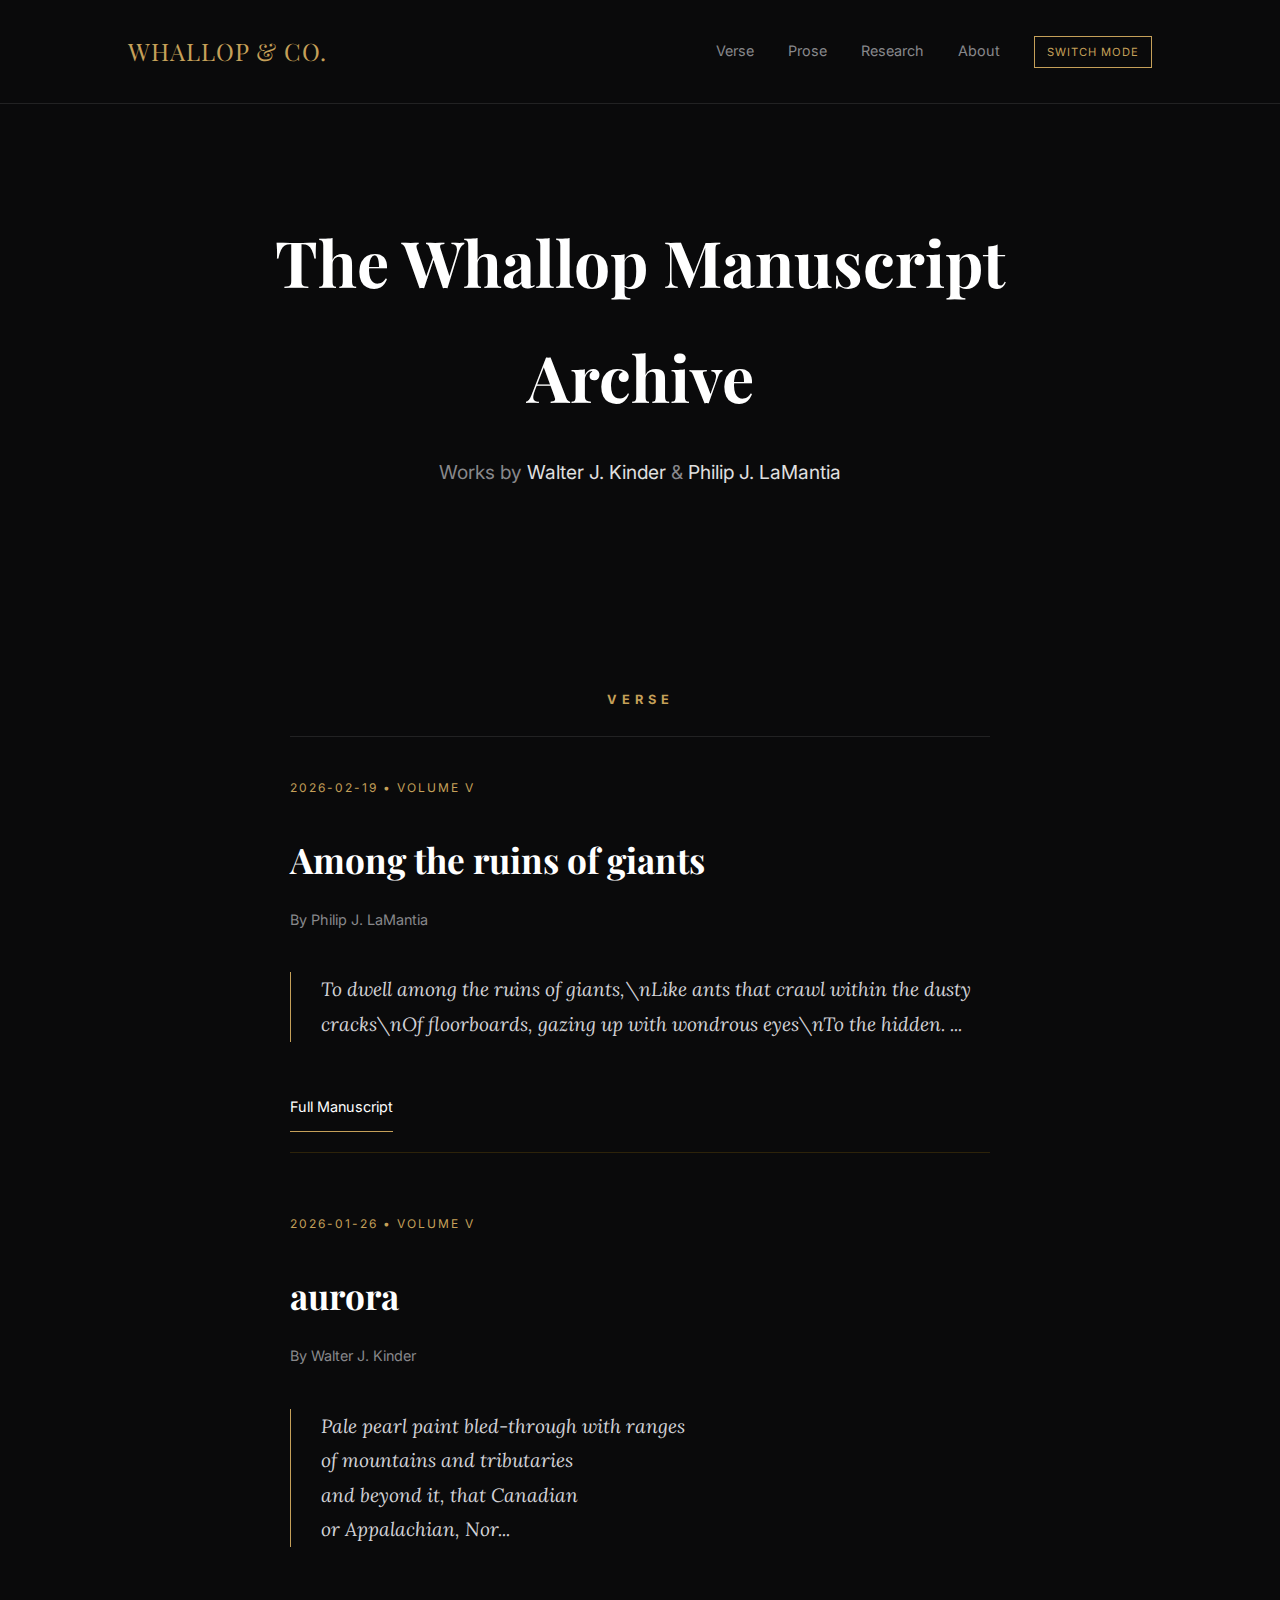
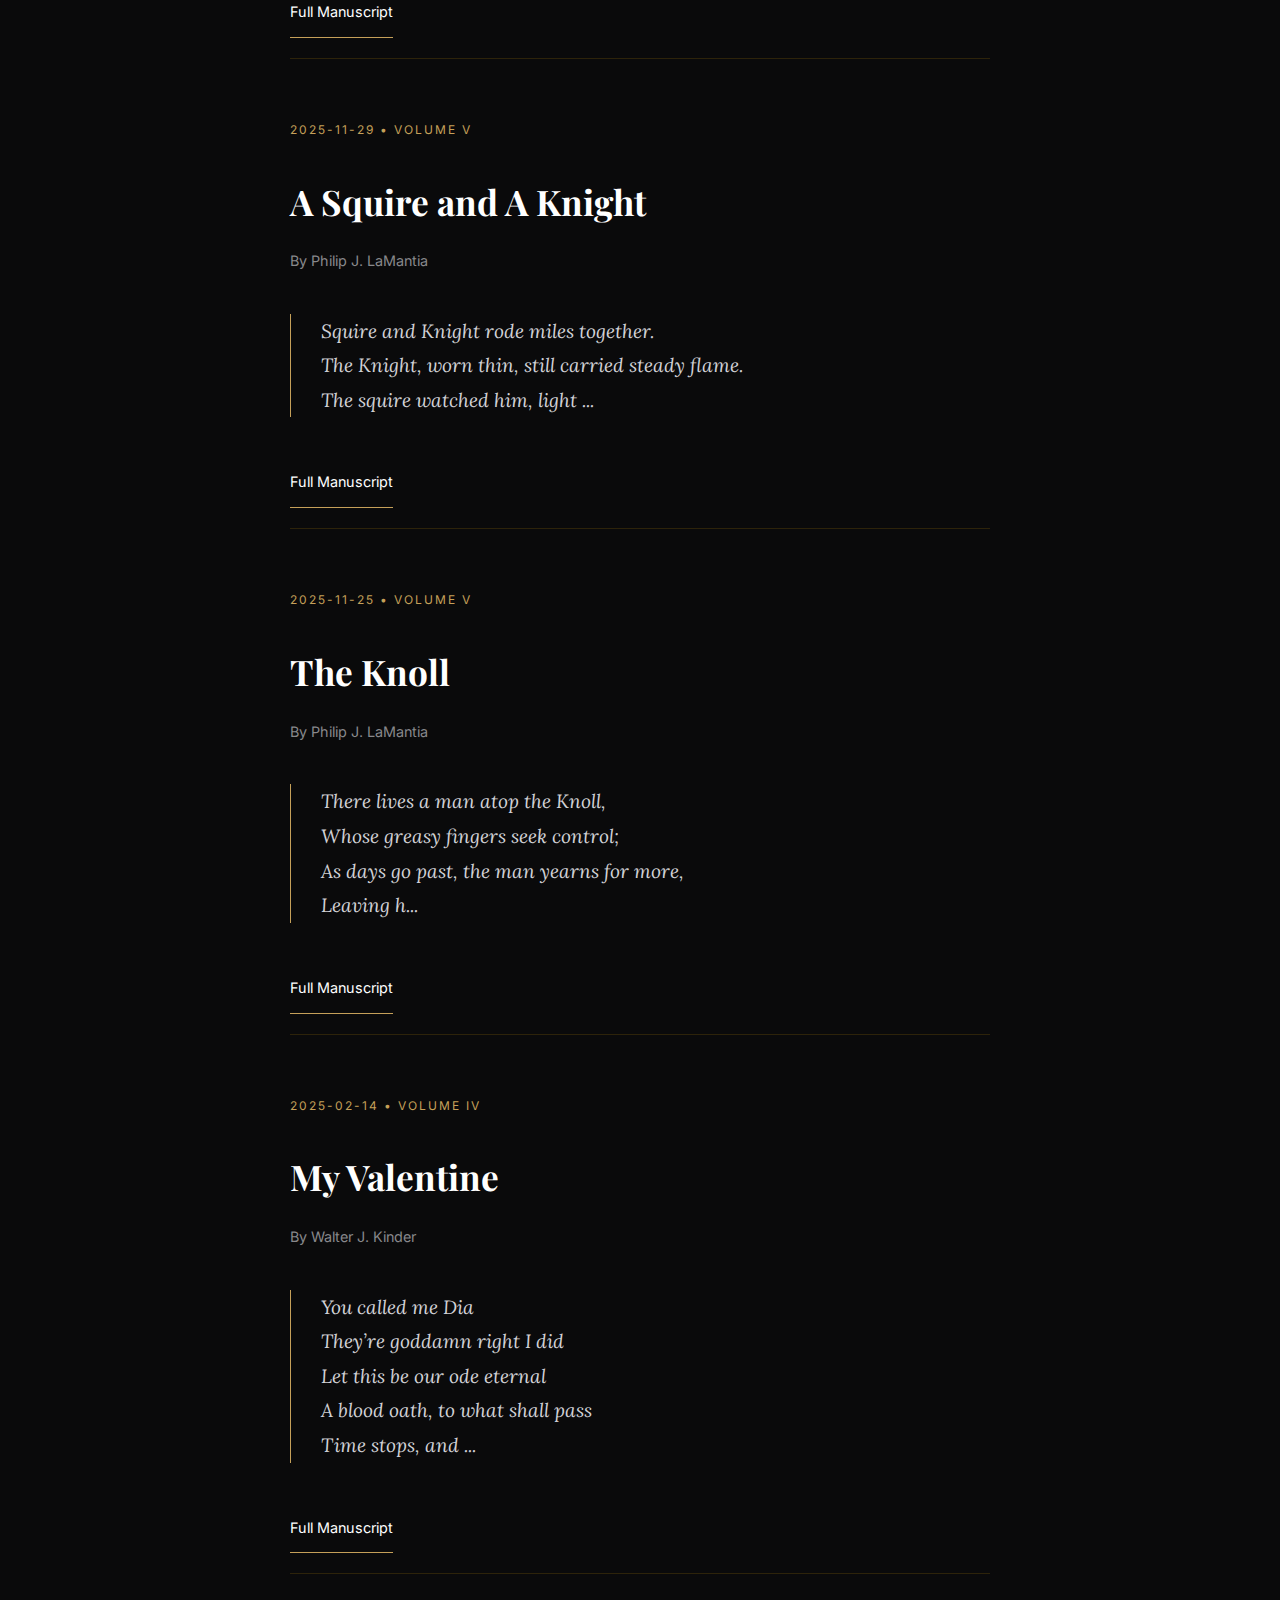
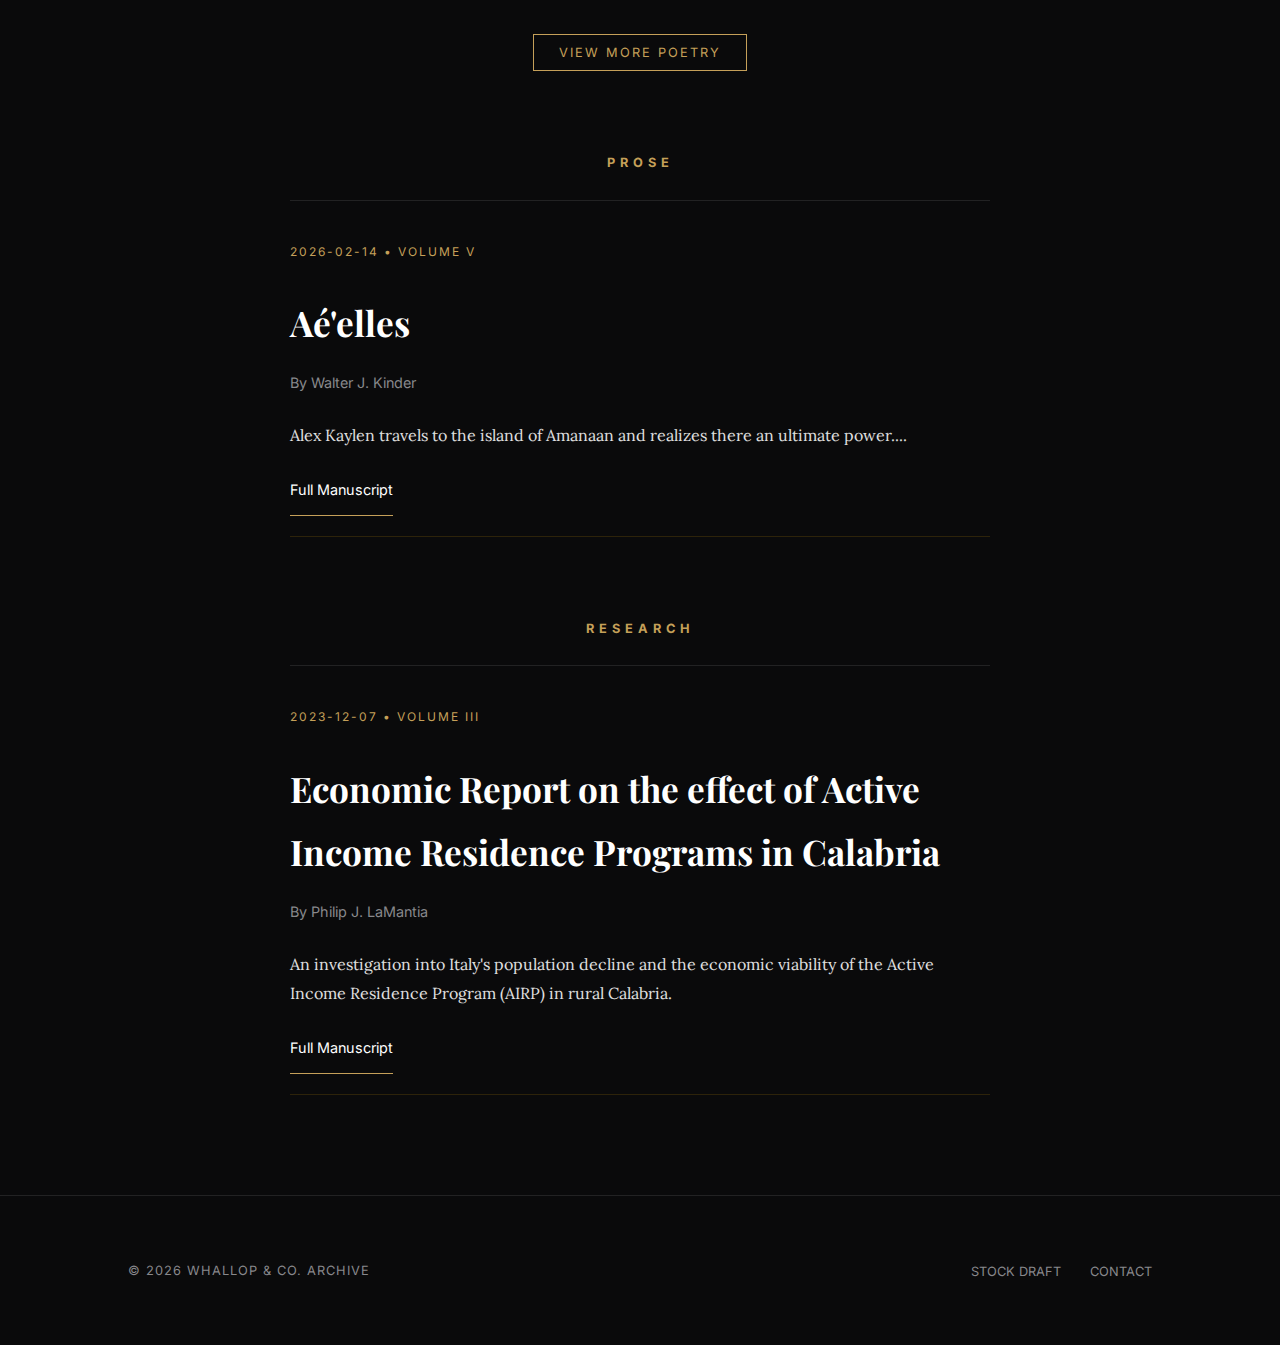
<file: Index.html>
<!DOCTYPE html>
<html lang="en">
<head>
    <meta charset="UTF-8">
    <meta name="viewport" content="width=device-width, initial-scale=1.0">
    <title>Whallop & Co. Archive</title>
    <link href="https://fonts.googleapis.com/css2?family=Playfair+Display:ital,wght@0,400;0,700;1,400&family=Lora:ital,wght@0,400;0,700;1,400&family=Inter:wght@300;400;600&display=swap" rel="stylesheet">
    <link rel="stylesheet" href="css/style.css">
</head>
<body>

<nav>
  <a href="javascript:void(0)" onclick="resetFilters()" class="logo">WHALLOP & CO.</a>
  <div class="nav-links">
    <a href="javascript:void(0)" onclick="filterCategory('poetry')">Verse</a>
    <a href="javascript:void(0)" onclick="filterCategory('prose')">Prose</a>
    <a href="javascript:void(0)" onclick="filterCategory('research')">Research</a>
    <a href="#">About</a>
    <button id="theme-toggle" onclick="toggleTheme()">Switch Mode</button>
  </div>
</nav>

<section class="hero">
  <h1>The Whallop Manuscript Archive</h1>
  <p class="hero-byline">
    Works by 
    <a href="javascript:void(0)" onclick="filterByAuthor('Walter J. Kinder')" class="author-link">Walter J. Kinder</a> 
    & 
    <a href="javascript:void(0)" onclick="filterByAuthor('Philip J. LaMantia')" class="author-link">Philip J. LaMantia</a>
  </p>
</section>

<div class="feed">
  <div id="poetry-section" class="category-section">
    <div class="section-divider"><h2>Verse</h2></div>
    <div id="poetry"></div>
  </div>

  <div id="prose-section" class="category-section">
    <div class="section-divider"><h2>Prose</h2></div>
    <div id="prose"></div>
  </div>

  <div id="research-section" class="category-section">
    <div class="section-divider"><h2>Research</h2></div>
    <div id="research"></div>
  </div>
</div>

<footer>
  <div class="footer-left">© 2026 WHALLOP & CO. ARCHIVE</div>
  <div class="footer-right">
    <a href="stocksummary.html">STOCK DRAFT</a>
    <a href="#">CONTACT</a>
  </div>
</footer>

<script src="js/theme.js"></script>
<script src="js/loader.js"></script>
</body>
</html>
</file>
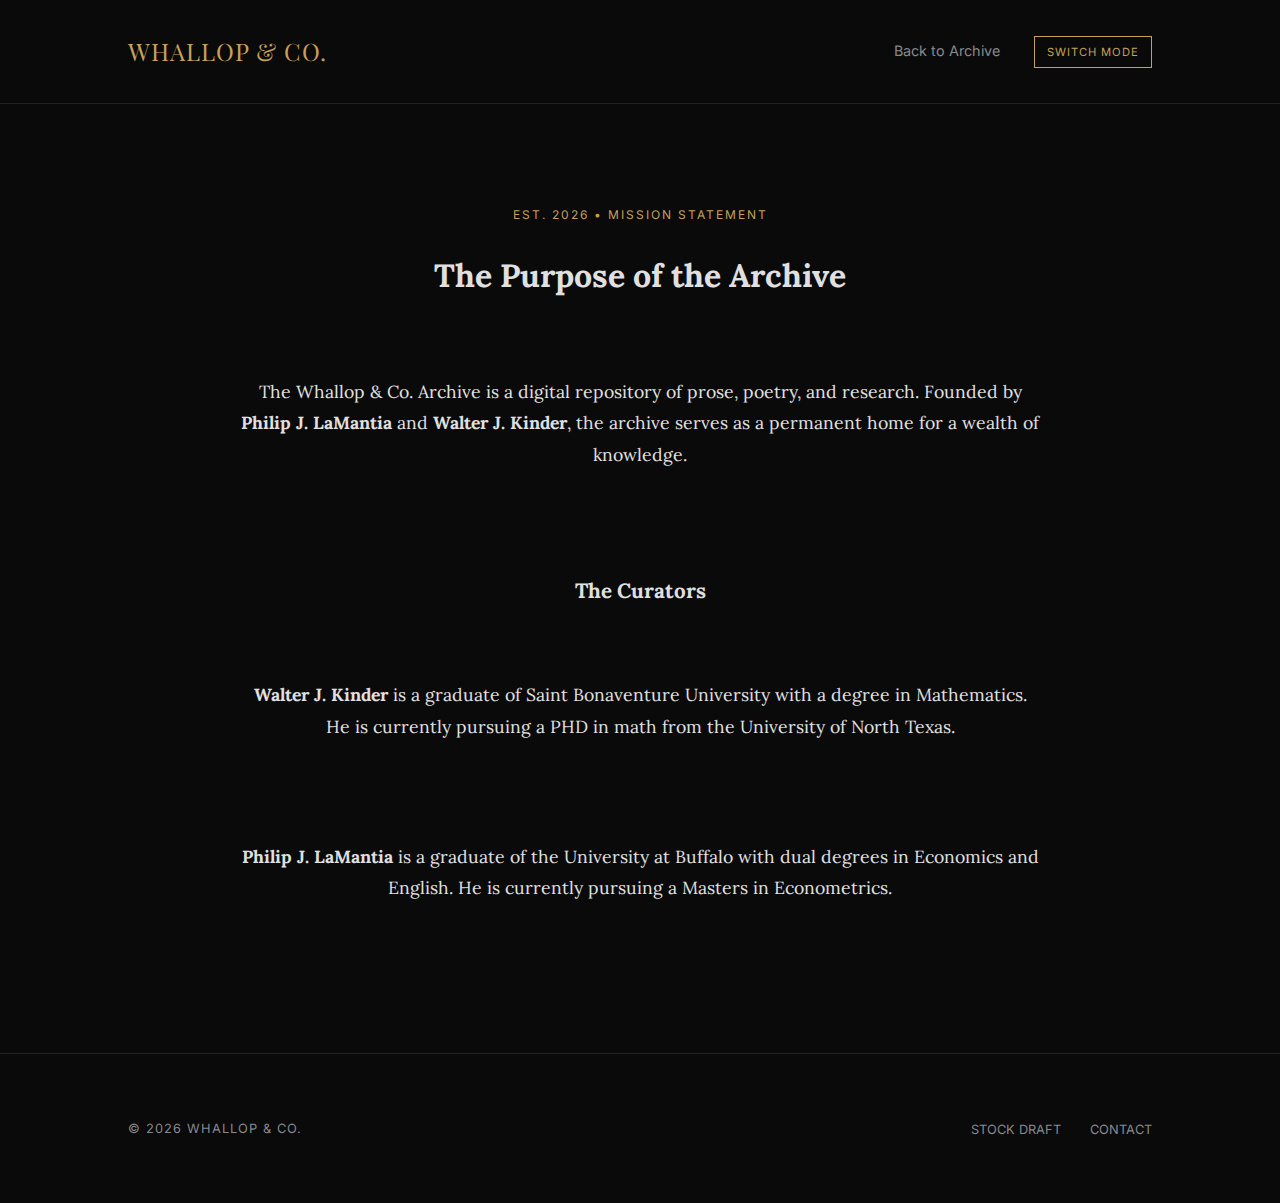
<file: about.html>
<!DOCTYPE html>
<html lang="en">
<head>
    <link rel="icon" type="image/png" href="favicon.png">
    <meta charset="UTF-8">
    <meta name="viewport" content="width=device-width, initial-scale=1.0">
    <title>About | Whallop & Co. Archive</title>
    <link href="https://fonts.googleapis.com/css2?family=Playfair+Display:ital,wght@0,400;0,700;1,400&family=Lora:ital,wght@0,400;0,700;1,400&family=Inter:wght@300;400;600&display=swap" rel="stylesheet">
    <link rel="stylesheet" href="css/style.css">
</head>
<body class="midnight-mode">

    <nav>
        <a href="index.html" class="logo">WHALLOP & CO.</a>
        <div class="nav-links">
            <a href="index.html">Back to Archive</a>
            <button id="theme-toggle" onclick="toggleTheme()">Switch Mode</button>
        </div>
    </nav>

    <main class="container">
        <section class="manuscript-section" style="text-align: center;">
            <span class="metadata">EST. 2026 • MISSION STATEMENT</span>
            <h1>The Purpose of the Archive</h1>
            <div class="essay-body">
                <p>The Whallop & Co. Archive is a digital repository of prose, poetry, and research. Founded by <b>Philip J. LaMantia</b> and <b>Walter J. Kinder</b>, the archive serves as a permanent home for a wealth of knowledge.</p>
                
                <h3>The Curators</h3>
                <p><b>Walter J. Kinder</b> is a graduate of Saint Bonaventure University with a degree in Mathematics. He is currently pursuing a PHD in math from the University of North Texas.</p>

                <p><b>Philip J. LaMantia</b> is a graduate of the University at Buffalo with dual degrees in Economics and English. He is currently pursuing a Masters in Econometrics.</p>
            </div>
        </section>
    </main>

    <footer>
        <div class="footer-left">© 2026 WHALLOP & CO.</div>
        <div class="footer-right">
            <a href="stocksummary.html">STOCK DRAFT</a>
            <a href="contact.html">CONTACT</a>
        </div>
    </footer>

    <script src="js/theme.js"></script>
</body>
</html>
</file>
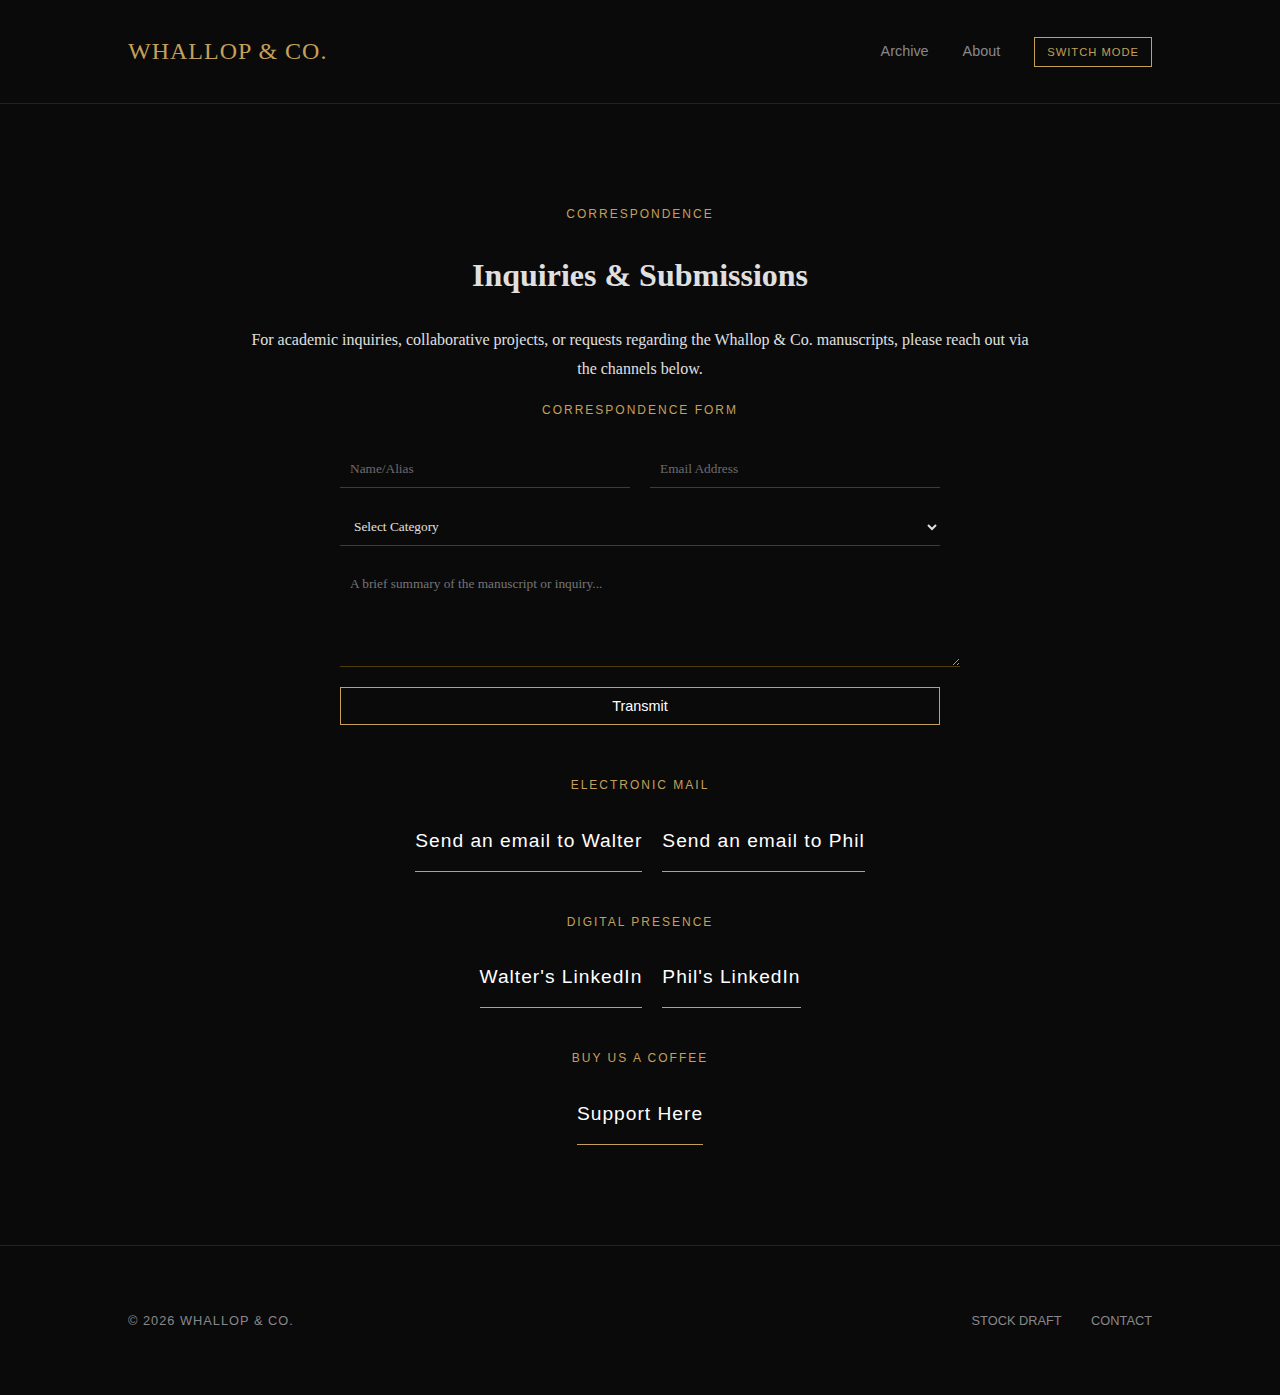
<file: contact.html>
<!DOCTYPE html>
<html lang="en">
<head>
    <link rel="icon" type="image/png" href="favicon.png">
    <meta charset="UTF-8">
    <meta name="viewport" content="width=device-width, initial-scale=1.0">
    <title>Contact | Whallop & Co. Archive</title>
    <link rel="stylesheet" href="css/style.css">
</head>
<body class="midnight-mode">
    <nav>
        <a href="index.html" class="logo">WHALLOP & CO.</a>
        <div class="nav-links">
            <a href="index.html">Archive</a>
            <a href="about.html">About</a>
            <button id="theme-toggle" onclick="toggleTheme()">Switch Mode</button>
        </div>
    </nav>

    <main class="container">
        <section class="manuscript-section" style="text-align: center;">
            <span class="metadata">CORRESPONDENCE</span>
            <h1>Inquiries & Submissions</h1>
            <p class="excerpt">For academic inquiries, collaborative projects, or requests regarding the Whallop & Co. manuscripts, please reach out via the channels below.</p>
            
            <div class="contact-item">
                <span class="metadata">CORRESPONDENCE FORM</span>
                <form action="https://formspree.io/f/mgolovlz" method="POST" class="submission-form">
                    <div class="form-group">
                        <input type="text" name="name" placeholder="Name/Alias" required>
                        <input type="email" name="email" placeholder="Email Address" required>
                    </div>
                    <select name="category" required>
                        <option value="" disabled selected>Select Category</option>
                        <option value="Verse">Verse</option>
                        <option value="Prose">Prose</option>
                        <option value="Research">Research Inquiry</option>
                    </select>
                    <textarea name="message" placeholder="A brief summary of the manuscript or inquiry..." rows="5" required></textarea>
                    <button type="submit" class="btn-read" style="background: none; border: 1px solid var(--gold); padding: 10px 30px; cursor: pointer;">Transmit</button>
                </form>
            </div>
            
            <div class="contact-methods" style="margin-top: 50px;">
                <div class="contact-item">
                    <span class="metadata">ELECTRONIC MAIL</span>
                    <div style="display: flex; justify-content: center; gap: 20px; margin-top: 10px;">
                        <a href="mailto:kinderwalter.rc.2@gmail.com" class="btn-read">Send an email to Walter</a>
                        <a href="mailto:LaMantia.Philip@Proton.me" class="btn-read">Send an email to Phil</a>
                    </div>
                </div>

                <div class="contact-item" style="margin-top: 40px;">
                    <span class="metadata">DIGITAL PRESENCE</span>
                    <div style="display: flex; justify-content: center; gap: 20px; margin-top: 10px;">
                        <a href="https://www.linkedin.com/in/walterkinder912/" target="_blank" class="btn-read">Walter's LinkedIn</a>
                        <a href="https://www.linkedin.com/in/philip-lamantia-5836842b2" target="_blank" class="btn-read">Phil's LinkedIn</a>
                    </div>
                </div>

                <div class="contact-item" style="margin-top: 40px;">
                    <span class="metadata">Buy us a Coffee</span>
                    <p><a href="#" target="_blank" class="btn-read">Support Here</a></p>
                </div>
            </div>
        </section>
    </main>

    <footer>
        <div class="footer-left">© 2026 WHALLOP & CO.</div>
        <div class="footer-right">
            <a href="stocksummary.html">STOCK DRAFT</a>
            <a href="contact.html">CONTACT</a>
        </div>
    </footer>

    <script src="js/theme.js"></script>
</body>
</html>
</file>
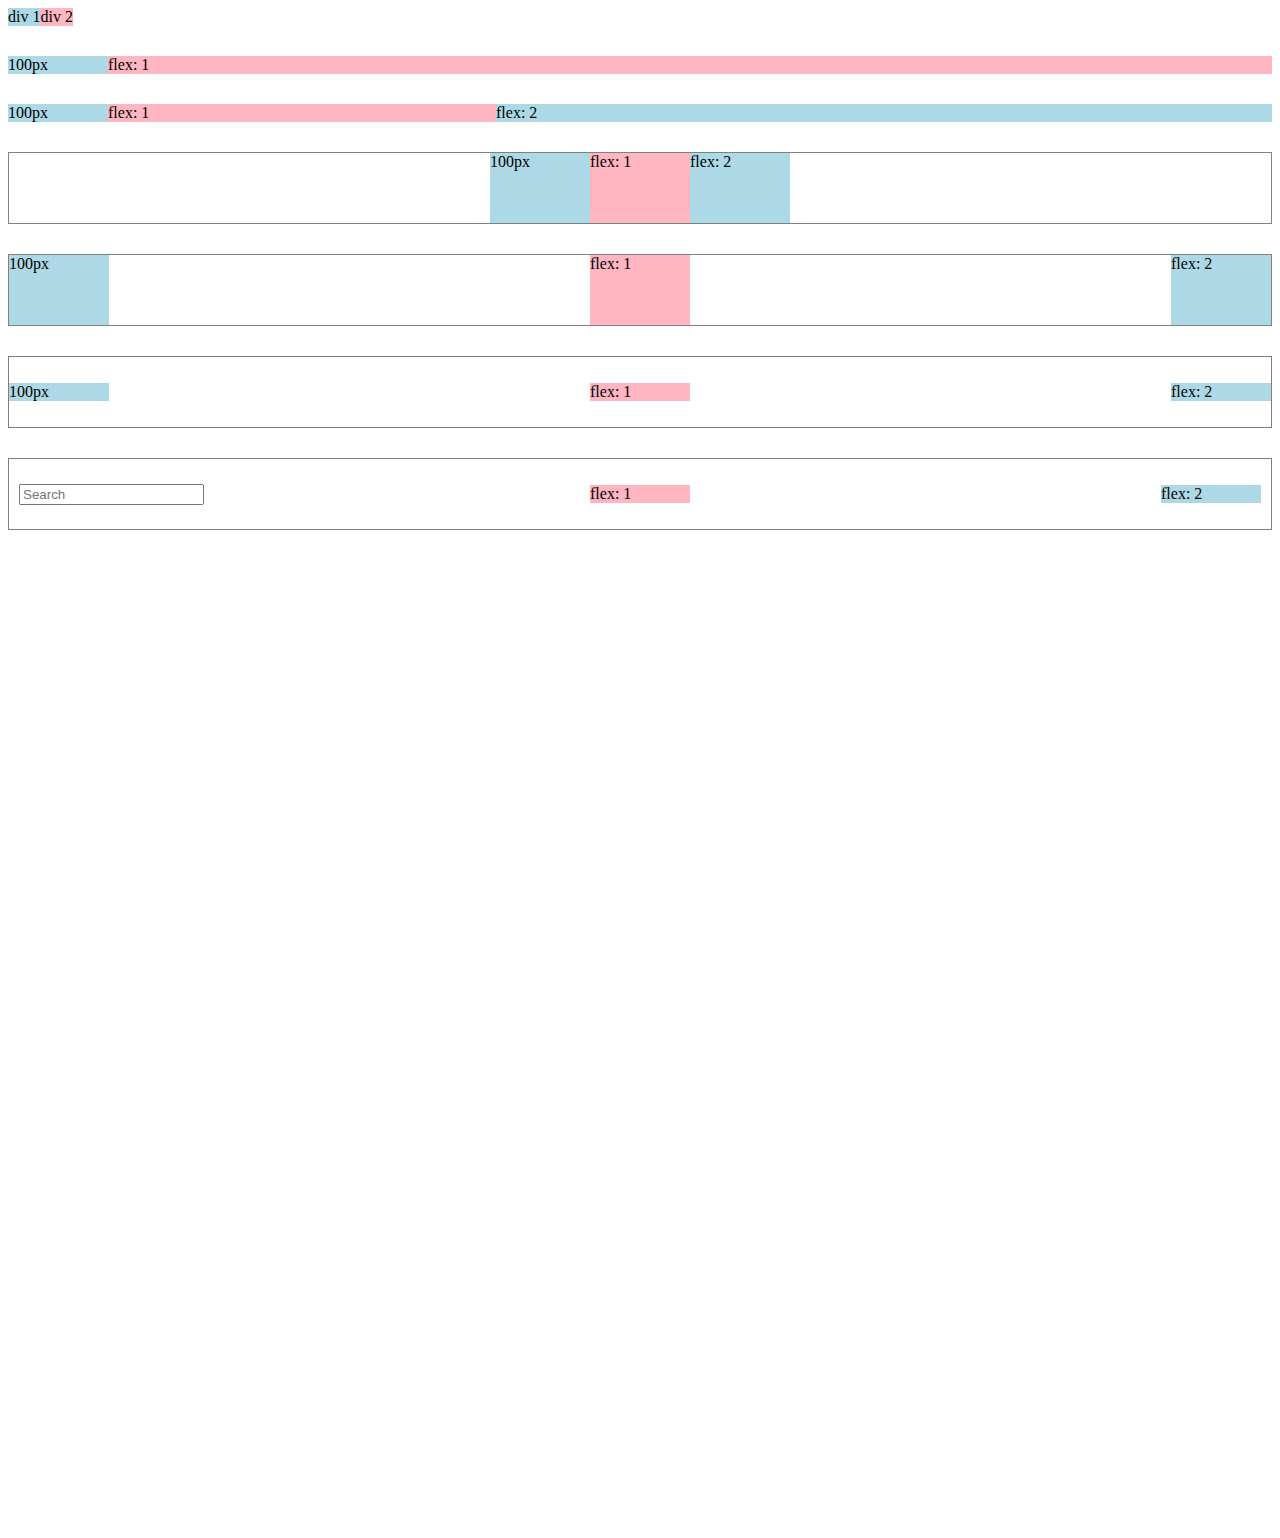
<file: flexbox.html>
<!DOCTYPE html>
<html>
    <head>
        <title>Flexbox practice</title>
    </head>

    <body style="padding-bottom: 1000px;">
        <div style="
            display:flex;
            flex-direction: row;
            ">
            <div style="background-color: lightblue;">div 1</div>
            <div style="background-color: lightpink;">div 2</div>
        </div>

        <div style="
            display:flex;
            flex-direction: row;
            margin-top: 30px;
            ">
            <div style="
            background-color: lightblue;
            width: 100px;
            ">100px</div>
            <div style="
            background-color: lightpink;
            flex: 1;
            ">flex: 1</div>
        </div>
        
        <div style="
            display:flex;
            flex-direction: row;
            margin-top: 30px;
            ">

            <div style="background-color: lightblue; width: 100px;">
                100px
            </div>

            <div style="background-color: lightpink; flex: 1;">
                flex: 1
            </div>

            <div style="background-color: lightblue; flex: 2;">
                flex: 2
            </div>
        </div>

        <div style="
        display:flex; 
        flex-direction: row; 
        margin-top: 30px;
        height: 70px;
        border-width: 1px;
        border-color: gray;
        border-style: solid;
        justify-content: center;
        ">

            <div style="background-color: lightblue; width: 100px;">
                100px
            </div>

            <div style="background-color: lightpink; width: 100px;">
                flex: 1
            </div>

            <div style="background-color: lightblue; width: 100px;">
                flex: 2
            </div>
        </div>


        <div style="
        display:flex; 
        flex-direction: row; 
        margin-top: 30px;
        height: 70px;
        border-width: 1px;
        border-color: gray;
        border-style: solid;
        justify-content: space-between;
        ">

            <div style="background-color: lightblue; width: 100px;">
                100px
            </div>

            <div style="background-color: lightpink; width: 100px;">
                flex: 1
            </div>

            <div style="background-color: lightblue; width: 100px;">
                flex: 2
            </div>
        </div>

        <div style="
        display:flex; 
        flex-direction: row; 
        margin-top: 30px;
        height: 70px;
        border-width: 1px;
        border-color: gray;
        border-style: solid;
        justify-content: space-between;
        align-items: center;
        ">

            <div style="background-color: lightblue; width: 100px;">
                100px
            </div>

            <div style="background-color: lightpink; width: 100px;">
                flex: 1
            </div>

            <div style="background-color: lightblue; width: 100px;">
                flex: 2
            </div>
        </div>

        <div style="
        display:flex; 
        flex-direction: row; 
        margin-top: 30px;
        height: 70px;
        border-width: 1px;
        border-color: gray;
        border-style: solid;
        justify-content: space-between;
        align-items: center;
        padding-left: 10px;
        padding-right: 10px;
        ">

            <div style="background-color: lightblue; width: 100px;">
                <input class="search-bar" type="text" placeholder="Search">
            </div>

            <div style="background-color: lightpink; width: 100px;">
                flex: 1
            </div>

            <div style="background-color: lightblue; width: 100px;">
                flex: 2
            </div>
        </div>

    </body>

</html>
</file>
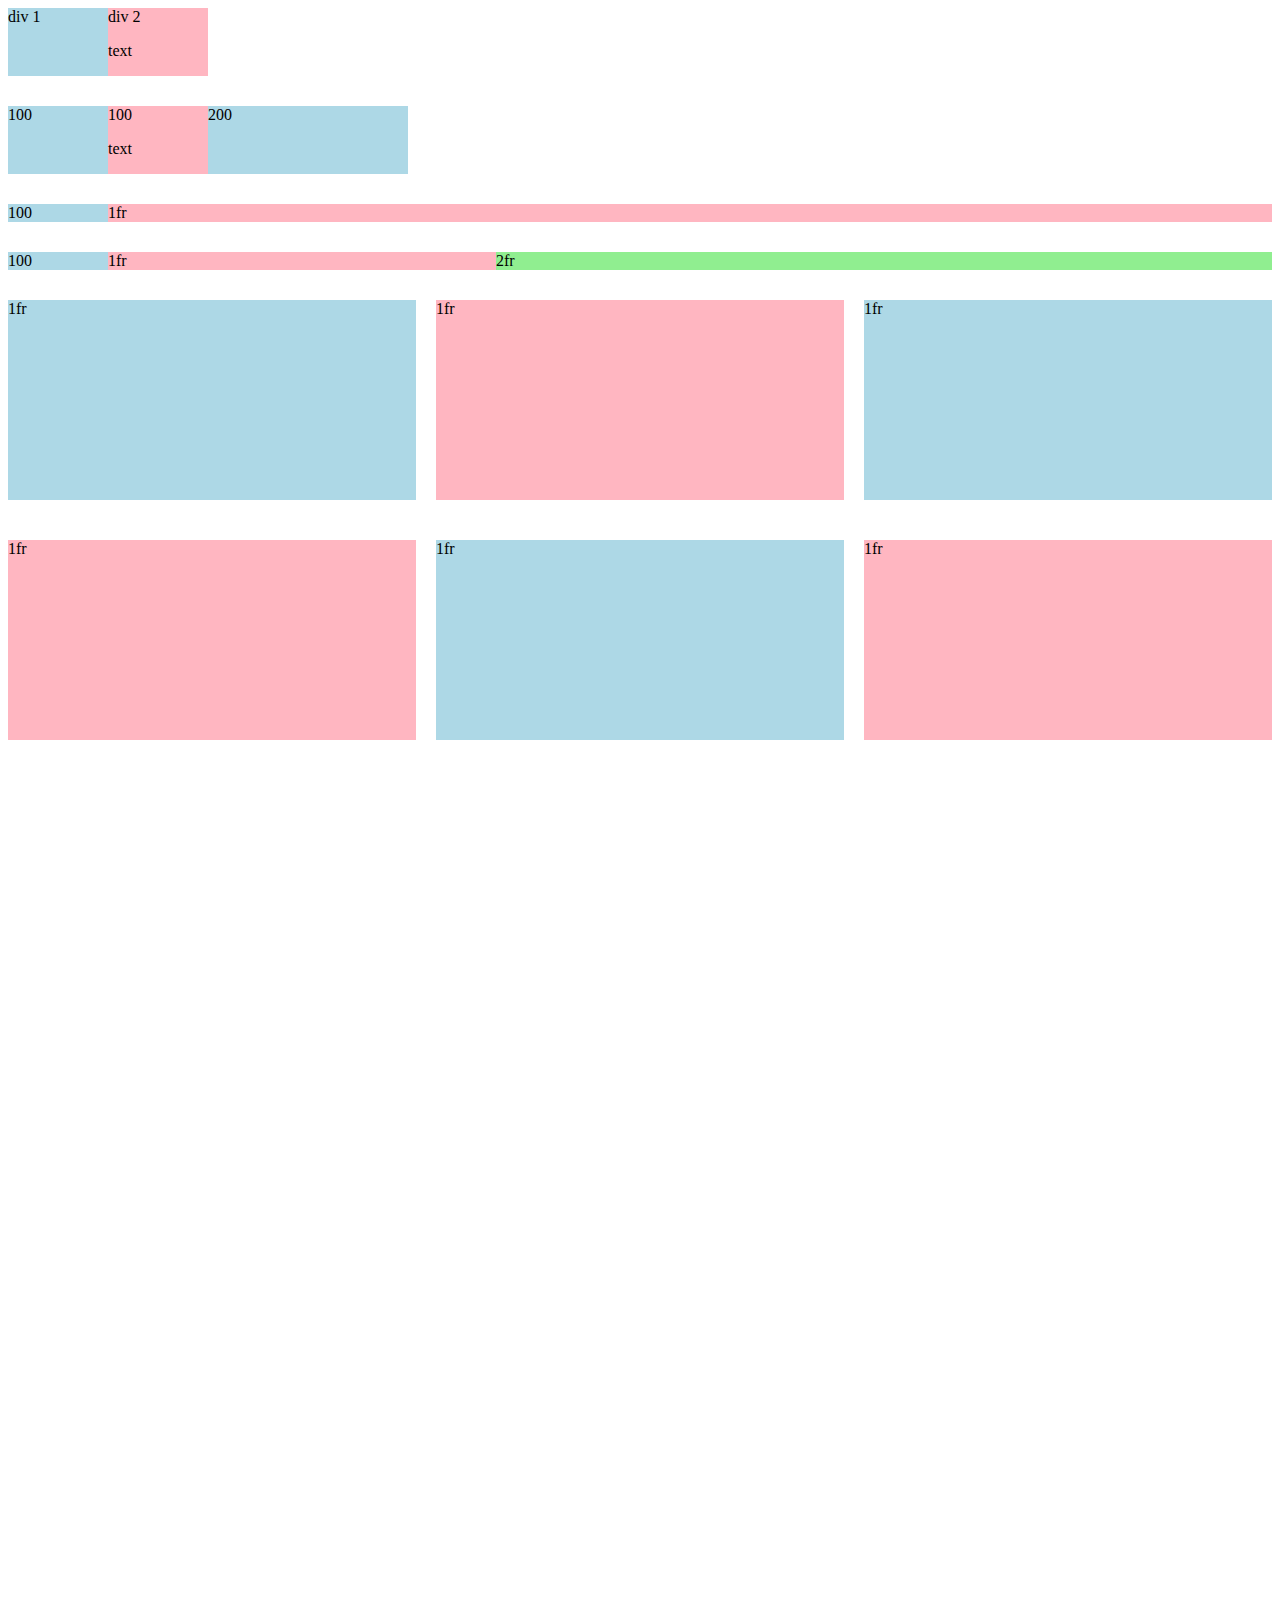
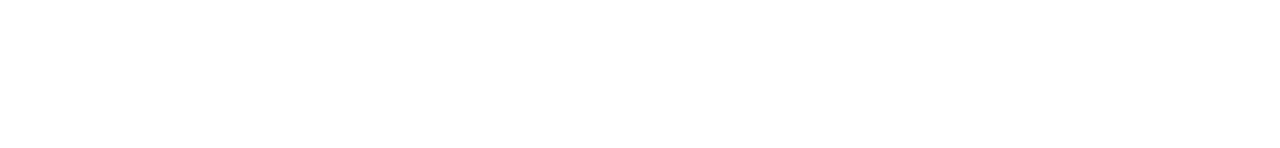
<file: grid.html>
<!DOCTYPE html>
<html>
    <head>
    </head>
    <body style="padding-bottom: 1000px;">
        <div style="
            display: grid;
            grid-template-columns: 100px 100px;
            ">
            <div style="background-color:lightblue;"> div 1</div>
            <div style="background-color: lightpink;">div 2<p>text</p></div>
        </div>

        <div style="
            margin-top: 30px;
            display: grid;
            grid-template-columns: 100px 100px 200px;
            ">
            <div style="background-color:lightblue;"> 100</div>
            <div style="background-color: lightpink;">100<p>text</p></div>
            <div style="background-color:lightblue;"> 200</div>
        </div>

        <div style="
            margin-top: 30px;
            display: grid;
            grid-template-columns: 100px 1fr;
            ">
            <div style="background-color:lightblue;"> 100</div>
            <div style="background-color: lightpink;">1fr</div>
        </div>

        <div style="
            margin-top: 30px;
            display: grid;
            grid-template-columns: 100px 1fr 2fr;
            ">
            <div style="background-color:lightblue;"> 100</div>
            <div style="background-color: lightpink;">1fr</div>
            <div style="background-color:lightgreen;"> 2fr</div>
        </div>

        <div style="
            margin-top: 30px;
            display: grid;
            grid-template-columns: 1fr 1fr 1fr;
            column-gap: 20px;
            row-gap: 40px;
            ">
            <div style="background-color:lightblue; height: 200px;"> 1fr</div>
            <div style="background-color: lightpink; height: 200px;">1fr</div>
            <div style="background-color:lightblue; height: 200px"> 1fr</div>
            <div style="background-color:lightpink; height: 200px;"> 1fr</div>
            <div style="background-color: lightblue; height: 200px;">1fr</div>
            <div style="background-color:lightpink; height: 200px"> 1fr</div>
        </div>
    </body>
</html>
</file>
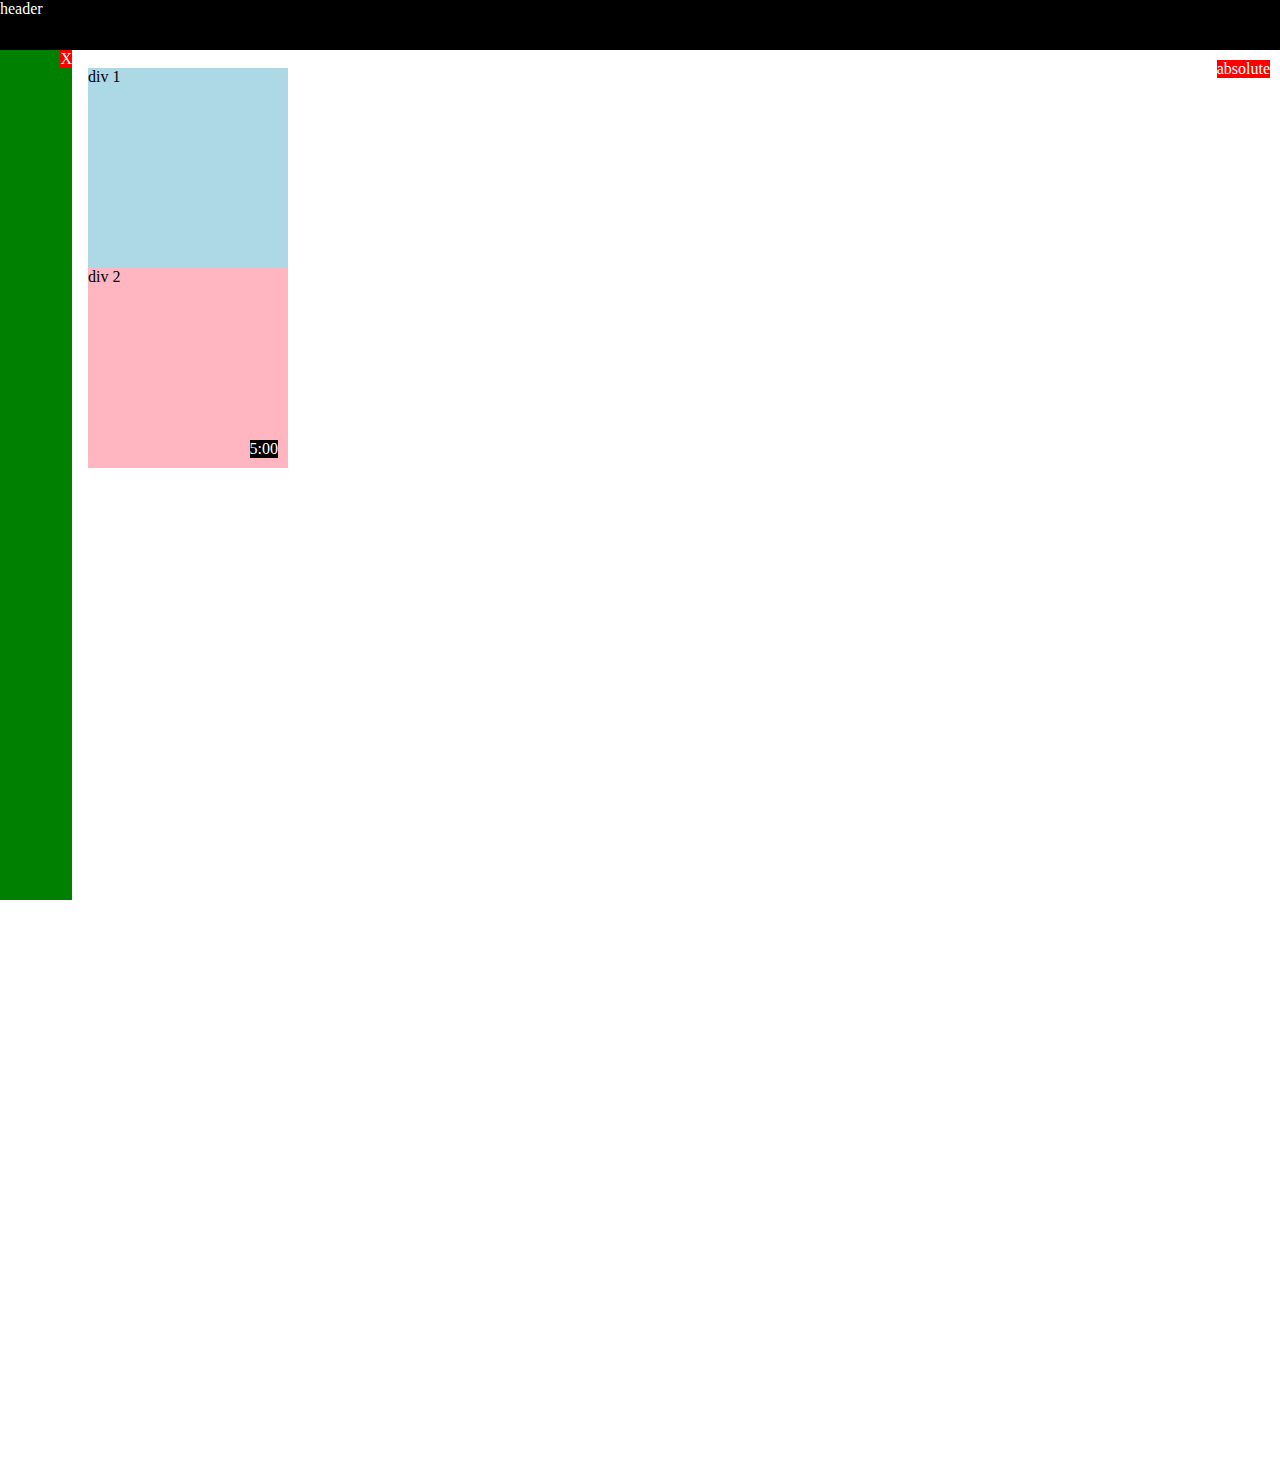
<file: position.html>
<!DOCTYPE html>
<html>
    <head>
        <title>position practice</title>
    </head>

    <body style="margin-bottom: 1000px; padding-top: 60px; padding-left: 80px;">
        <div style="background-color: black; color: white; position: fixed;
        top: 0; left: 0; right: 0; height: 50px; z-index: 1;
        ">
            header
        </div>

        <div style="background-color: green; color: white; position: fixed;
        left: 0; bottom: 0; top: 50px; width: 72px;
        ">
            <div style="position: absolute; background-color: red; color: white;
            left: 10; top: 0px; right: 0px;
            ">
                X
            </div>
        </div>

        <div style="position: absolute; background-color: red; color: white;
        left: 10; top: 60px; right: 10px;
        ">
            absolute
        </div>

        <div style="background-color: lightblue; height:200px; width: 200px;
        position: static;
        ">
            div 1
        </div>

        <div style="background-color: lightpink; height: 200px; width: 200px;
        position: relative;
        ">
            div 2

            <div style="position: absolute; background-color: black; color: white;
                bottom: 10px; right: 10px;
            ">
            5:00
            </div>

        </div>

    </body>

</html>
</file>
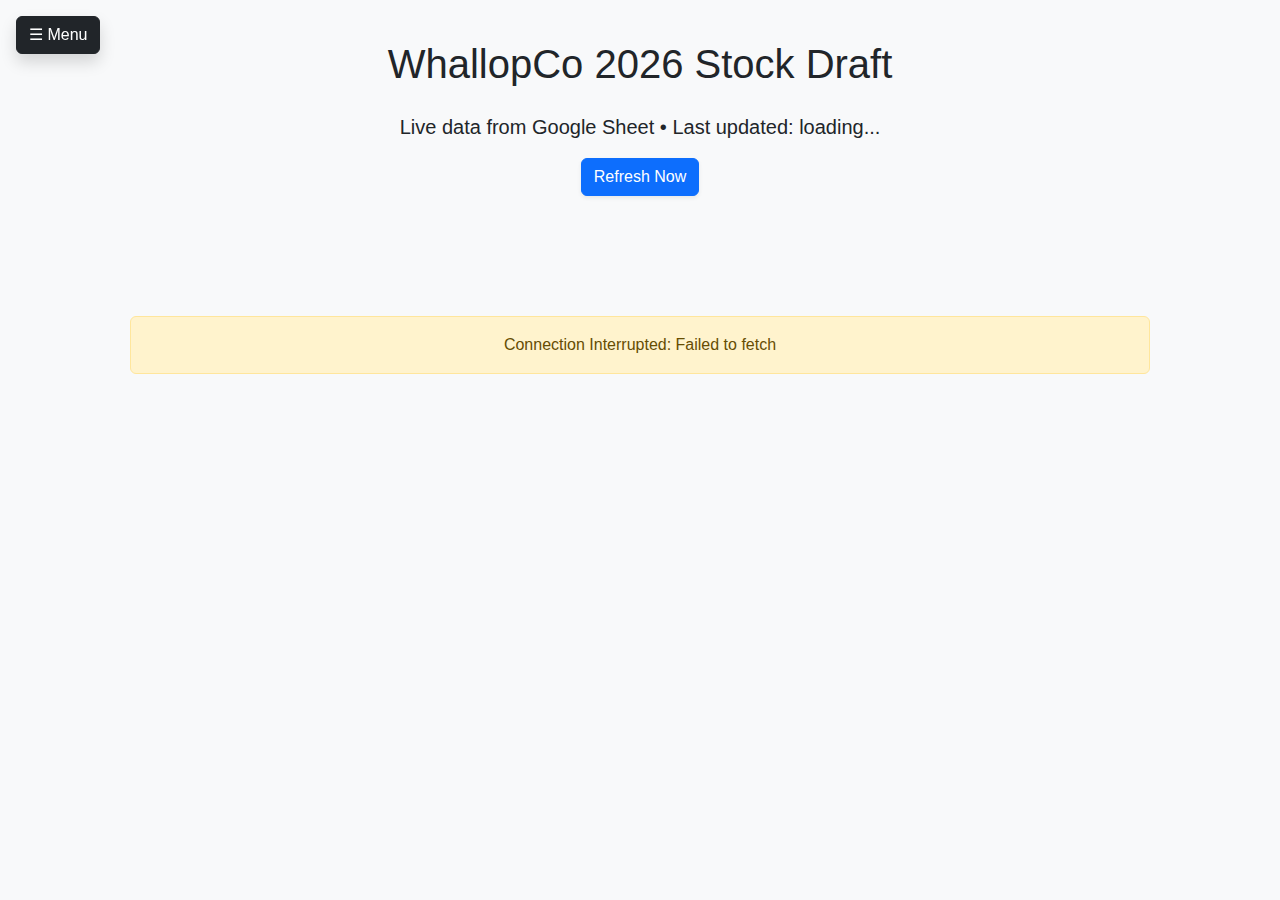
<file: StockSummary.html>
<!DOCTYPE html>
<html lang="en">
<head>
    <meta charset="UTF-8">
    <meta name="viewport" content="width=device-width, initial-scale=1.0">
    <title>WhallopCo Stock Draft Dashboard</title>
    <link href="https://cdn.jsdelivr.net/npm/bootstrap@5.3.3/dist/css/bootstrap.min.css" rel="stylesheet">
    <style>
        body { padding: 2rem; background-color: #f8f9fa; font-family: 'Segoe UI', Tahoma, Geneva, Verdana, sans-serif; }
        .positive { color: #198754 !important; font-weight: bold; }
        .negative { color: #dc3545 !important; font-weight: bold; }
        .total-row { font-weight: bold; background-color: #f1f3f5 !important; }
        .participant-header { background-color: #000; color: white; text-align: center; font-size: 1.8rem; padding: 0.75rem; border-radius: 8px; margin-top: 2rem; margin-bottom: 0; }
        
        table th, table td { text-align: center !important; vertical-align: middle; padding: 12px 8px !important; border: 1px solid #dee2e6; }
        .table-dark th { background-color: #212529; border-color: #373b3e; }
        
        .rank-1 { background-color: #ffd700; color: #000; font-weight: bold; border-radius: 50%; width: 30px; height: 30px; display: inline-block; line-height: 30px; }
        
        .loading { text-align: center; padding: 3rem; }
        .sidebar-btn { text-align: left; margin-bottom: 10px; border-radius: 8px; }
        
        /* Dashboard Container Styling */
        .chart-container { background: white; border-radius: 12px; padding: 15px; box-shadow: 0 4px 12px rgba(0,0,0,0.05); margin-bottom: 2rem; overflow: hidden; }
        .chart-container iframe { width: 100%; height: 600px; border: none; }
        .stat-card { border-left: 5px solid #0d6efd; transition: transform 0.2s; background: white; border-radius: 8px; padding: 20px; box-shadow: 0 2px 8px rgba(0,0,0,0.05); }
        .stat-card:hover { transform: translateY(-5px); }
    </style>
</head>
<body>
    <button class="btn btn-dark position-fixed top-0 start-0 m-3 shadow" type="button" data-bs-toggle="offcanvas" data-bs-target="#sidebarMenu" style="z-index: 1050;">
        ☰ Menu
    </button>

    <div class="container text-center">
        <h1 class="mb-4 mt-2">WhallopCo 2026 Stock Draft</h1>
        <p class="lead">Live data from Google Sheet • Last updated: <span id="lastUpdated">loading...</span></p>
        <div class="mb-4">
            <button class="btn btn-primary shadow-sm" onclick="fetchData()">Refresh Now</button>
        </div>

        <div id="content" class="loading">
            <div class="spinner-border text-primary" role="status"></div>
            <p class="mt-2">Connecting to sheets...</p>
        </div>
    </div>

    <div class="offcanvas offcanvas-start bg-dark text-white" tabindex="-1" id="sidebarMenu">
        <div class="offcanvas-header border-bottom border-secondary">
            <h5 class="offcanvas-title">Insights</h5>
            <button type="button" class="btn-close btn-close-white" data-bs-dismiss="offcanvas"></button>
        </div>
        <div class="offcanvas-body">
            <div class="d-grid">
                <button class="btn btn-outline-light sidebar-btn" onclick="renderView('summary')">📊 Stock Summary</button>
                <button class="btn btn-outline-light sidebar-btn" onclick="renderView('tracker')">🏆 Portfolio Tracker</button>
                <button class="btn btn-outline-light sidebar-btn" onclick="renderView('sector')">🏗️ Sector Breakdown</button>
            </div>
        </div>
    </div>

    <script>
        const API_URL = 'https://script.google.com/macros/s/AKfycbx9erPP2GD5V8r08Gp5vjOvBOVo5n6tw9XjWyS8Zxl5df9REyhvKdWxkh8TOsPi3jBD/exec';
        let globalCompetitionData = null;

        async function fetchData() {
            const content = document.getElementById('content');
            try {
                const proxyUrl = `https://api.allorigins.win/get?url=${encodeURIComponent(API_URL)}&ts=${Date.now()}`;
                const response = await fetch(proxyUrl);
                const jsonWrapper = await response.json();
                globalCompetitionData = JSON.parse(jsonWrapper.contents);
                renderView('summary');
                document.getElementById('lastUpdated').textContent = new Date().toLocaleTimeString();
            } catch (error) {
                content.innerHTML = `<div class="alert alert-warning mt-5">Connection Interrupted: ${error.message}</div>`;
            }
        }

        function renderView(viewName) {
            const content = document.getElementById('content');
            if (!globalCompetitionData || !globalCompetitionData[viewName]) return;

            let html = '';
            const sheetData = globalCompetitionData[viewName];
            const fmtUSD = (val) => new Intl.NumberFormat('en-US', { style: 'currency', currency: 'USD' }).format(val);

            if (viewName === 'sector') {
                html += `
                <div class="row">
                    <div class="col-12"><div class="chart-container"><h3>Sector Allocation</h3><iframe src="https://docs.google.com/spreadsheets/d/e/2PACX-1vRARwNrjdyuntbyEmaVbRd_iTV1vgRTavJy58sp5rgXQfkYPawidbT246O1KGGE02yg7QaQ15eHRQqH/pubchart?oid=1581301282&format=interactive"></iframe></div></div>
                    <div class="col-md-6"><div class="chart-container"><h3>Portfolio Weights</h3><iframe src="https://docs.google.com/spreadsheets/d/e/2PACX-1vRARwNrjdyuntbyEmaVbRd_iTV1vgRTavJy58sp5rgXQfkYPawidbT246O1KGGE02yg7QaQ15eHRQqH/pubchart?oid=1205457837&format=interactive"></iframe></div></div>
                    <div class="col-md-6"><div class="chart-container"><h3>Industry Exposure</h3><iframe src="https://docs.google.com/spreadsheets/d/e/2PACX-1vRARwNrjdyuntbyEmaVbRd_iTV1vgRTavJy58sp5rgXQfkYPawidbT246O1KGGE02yg7QaQ15eHRQqH/pubchart?oid=1822315951&format=interactive"></iframe></div></div>
                </div>`;
            } 
            else if (viewName === 'tracker') {
                html += `<div class="chart-container"><h3>Overall Performance Trend</h3><iframe src="https://docs.google.com/spreadsheets/d/e/2PACX-1vRARwNrjdyuntbyEmaVbRd_iTV1vgRTavJy58sp5rgXQfkYPawidbT246O1KGGE02yg7QaQ15eHRQqH/pubchart?oid=1590890804&format=interactive"></iframe></div>`;
                
                let standingsRows = [];
                let metrics = [];

                // IMPROVED PARSING: Identify Standings vs Metrics
                sheetData.slice(1).forEach(row => {
                    if (!row || row.every(c => c === '' || c === null)) return;
                    
                    // Check if first column is a Rank (1, 2, 3, 4)
                    const isRank = !isNaN(parseInt(row[0])) && row[1] !== "";
                    
                    if (isRank) {
                        standingsRows.push(row);
                    } else if (row[0] && row[0] !== "Rank") {
                        metrics.push(row);
                    }
                });

                // LEADERBOARD
                html += `<div class="dashboard-card shadow-sm p-4 mb-4"><h3 class="mb-4 text-start">🏆 Live Standings</h3><div class="table-responsive"><table class="table leaderboard-table align-middle">
                        <thead class="table-dark"><tr><th>Rank</th><th>Participant</th><th>Portfolio Value</th><th>% Change</th></tr></thead><tbody>`;
                
                standingsRows.forEach(row => {
                    const rank = parseInt(row[0]);
                    const pct = parseFloat(row[3]);
                    const color = pct >= 0 ? 'positive' : 'negative';
                    const displayPct = isNaN(pct) ? "0.00%" : (pct * 100).toFixed(2) + "%";

                    html += `<tr>
                        <td>${rank === 1 ? '<span class="rank-1">1</span>' : rank}</td>
                        <td class="fw-bold">${row[1]}</td>
                        <td>${fmtUSD(row[2] || 0)}</td>
                        <td class="${color}">${displayPct}</td>
                    </tr>`;
                });
                
                html += `</tbody></table></div></div><div class="row">`;

                // METRIC CARDS
                metrics.forEach(m => {
                    if(m[0] === "Participant") return; // Skip headers
                    html += `<div class="col-md-4 mb-4">
                        <div class="stat-card h-100">
                            <h6 class="text-muted small fw-bold">${m[0]}</h6>
                            <div class="display-6">${typeof m[1] === 'number' && m[1] > 1000 ? fmtUSD(m[1]) : m[1]}</div>
                        </div>
                    </div>`;
                });
                html += `</div>`;
            } 
            else {
                // KEEP SUMMARY VIEW AS IS
                let tableOpen = false;
                const headers = sheetData[0];
                for (let i = 1; i < sheetData.length; i++) {
                    const row = sheetData[i];
                    if (!row || row.every(c => c === '' || c === null)) continue;
                    const filled = row.filter(c => c !== '' && c !== null);
                    if (filled.length <= 2 && row.some(c => typeof c === 'string' && c.length > 2)) {
                        if (tableOpen) html += '</tbody></table></div>';
                        html += `<h2 class="participant-header">${filled[0]}</h2>`;
                        tableOpen = false;
                    }
                    if (!tableOpen) {
                        html += `<div class="table-responsive shadow-sm mt-2"><table class="table table-hover align-middle bg-white mb-0"><thead class="table-dark"><tr>${headers.map(h => `<th>${h || ''}</th>`).join('')}</tr></thead><tbody>`;
                        tableOpen = true;
                    }
                    html += `<tr>`;
                    row.forEach((cell, idx) => {
                        let display = cell ?? '', className = '';
                        if (typeof cell === 'number') {
                            if ([3, 4, 6, 7, 8].includes(idx)) display = fmtUSD(cell);
                            else if (idx === 5) display = cell.toFixed(2);
                            else if (idx === 9) display = (cell * 100).toFixed(2) + '%';
                            if ([8, 9].includes(idx)) className = cell > 0 ? 'positive' : (cell < 0 ? 'negative' : '');
                        }
                        html += `<td class="${className}">${display}</td>`;
                    });
                    html += `</tr>`;
                }
                if (tableOpen) html += '</tbody></table></div>';
            }
            content.innerHTML = html;
            const sidebar = bootstrap.Offcanvas.getInstance(document.getElementById('sidebarMenu'));
            if (sidebar) sidebar.hide();
        }

        fetchData();
        setInterval(fetchData, 300000);
    </script>
    <script src="https://cdn.jsdelivr.net/npm/bootstrap@5.3.3/dist/js/bootstrap.bundle.min.js"></script>
</body>
</html>
</file>
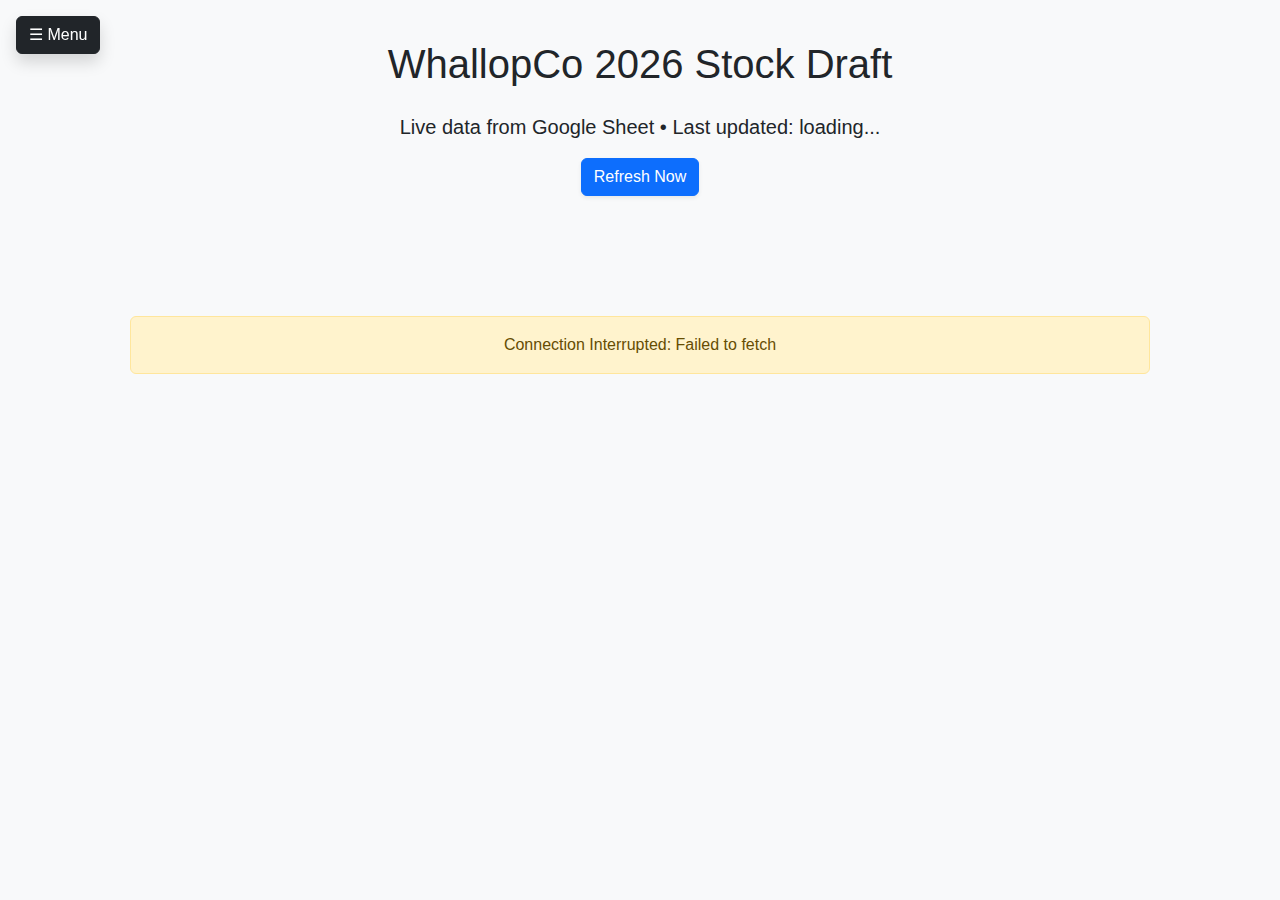
<file: stocksummary.html>
<!DOCTYPE html>
<html lang="en">
<head>
    <meta charset="UTF-8">
    <meta name="viewport" content="width=device-width, initial-scale=1.0">
    <title>WhallopCo Stock Draft Dashboard</title>
    <link href="https://cdn.jsdelivr.net/npm/bootstrap@5.3.3/dist/css/bootstrap.min.css" rel="stylesheet">
    <style>
        body { padding: 2rem; background-color: #f8f9fa; font-family: 'Segoe UI', Tahoma, Geneva, Verdana, sans-serif; }
        .positive { color: #198754 !important; font-weight: bold; }
        .negative { color: #dc3545 !important; font-weight: bold; }
        .total-row { font-weight: bold; background-color: #f1f3f5 !important; }
        .participant-header { background-color: #000; color: white; text-align: center; font-size: 1.8rem; padding: 0.75rem; border-radius: 8px; margin-top: 2rem; margin-bottom: 0; }
        
        table th, table td { text-align: center !important; vertical-align: middle; padding: 12px 8px !important; border: 1px solid #dee2e6; }
        .table-dark th { background-color: #212529; border-color: #373b3e; }
        
        .rank-1 { background-color: #ffd700; color: #000; font-weight: bold; border-radius: 50%; width: 30px; height: 30px; display: inline-block; line-height: 30px; }
        
        .loading { text-align: center; padding: 3rem; }
        .sidebar-btn { text-align: left; margin-bottom: 10px; border-radius: 8px; }
        
        /* Dashboard Container Styling */
        .chart-container { background: white; border-radius: 12px; padding: 15px; box-shadow: 0 4px 12px rgba(0,0,0,0.05); margin-bottom: 2rem; overflow: hidden; }
        .chart-container iframe { width: 100%; height: 600px; border: none; }
        .stat-card { border-left: 5px solid #0d6efd; transition: transform 0.2s; background: white; border-radius: 8px; padding: 20px; box-shadow: 0 2px 8px rgba(0,0,0,0.05); }
        .stat-card:hover { transform: translateY(-5px); }
    </style>
</head>
<body>
    <button class="btn btn-dark position-fixed top-0 start-0 m-3 shadow" type="button" data-bs-toggle="offcanvas" data-bs-target="#sidebarMenu" style="z-index: 1050;">
        ☰ Menu
    </button>

    <div class="container text-center">
        <h1 class="mb-4 mt-2">WhallopCo 2026 Stock Draft</h1>
        <p class="lead">Live data from Google Sheet • Last updated: <span id="lastUpdated">loading...</span></p>
        <div class="mb-4">
            <button class="btn btn-primary shadow-sm" onclick="fetchData()">Refresh Now</button>
        </div>

        <div id="content" class="loading">
            <div class="spinner-border text-primary" role="status"></div>
            <p class="mt-2">Connecting to sheets...</p>
        </div>
    </div>

    <div class="offcanvas offcanvas-start bg-dark text-white" tabindex="-1" id="sidebarMenu">
        <div class="offcanvas-header border-bottom border-secondary">
            <h5 class="offcanvas-title">Insights</h5>
            <button type="button" class="btn-close btn-close-white" data-bs-dismiss="offcanvas"></button>
        </div>
        <div class="offcanvas-body">
            <div class="d-grid">
                <button class="btn btn-outline-light sidebar-btn" onclick="renderView('summary')">📊 Stock Summary</button>
                <button class="btn btn-outline-light sidebar-btn" onclick="renderView('tracker')">🏆 Portfolio Tracker</button>
                <button class="btn btn-outline-light sidebar-btn" onclick="renderView('sector')">🏗️ Sector Breakdown</button>
            </div>
        </div>
    </div>

    <script>
        const API_URL = 'https://script.google.com/macros/s/AKfycbx9erPP2GD5V8r08Gp5vjOvBOVo5n6tw9XjWyS8Zxl5df9REyhvKdWxkh8TOsPi3jBD/exec';
        let globalCompetitionData = null;

        async function fetchData() {
            const content = document.getElementById('content');
            try {
                const proxyUrl = `https://api.allorigins.win/get?url=${encodeURIComponent(API_URL)}&ts=${Date.now()}`;
                const response = await fetch(proxyUrl);
                const jsonWrapper = await response.json();
                globalCompetitionData = JSON.parse(jsonWrapper.contents);
                renderView('summary');
                document.getElementById('lastUpdated').textContent = new Date().toLocaleTimeString();
            } catch (error) {
                content.innerHTML = `<div class="alert alert-warning mt-5">Connection Interrupted: ${error.message}</div>`;
            }
        }

        function renderView(viewName) {
            const content = document.getElementById('content');
            if (!globalCompetitionData || !globalCompetitionData[viewName]) return;

            let html = '';
            const sheetData = globalCompetitionData[viewName];
            const fmtUSD = (val) => new Intl.NumberFormat('en-US', { style: 'currency', currency: 'USD' }).format(val);

            if (viewName === 'sector') {
                html += `
                <div class="row">
                    <div class="col-12"><div class="chart-container"><h3>Sector Allocation</h3><iframe src="https://docs.google.com/spreadsheets/d/e/2PACX-1vRARwNrjdyuntbyEmaVbRd_iTV1vgRTavJy58sp5rgXQfkYPawidbT246O1KGGE02yg7QaQ15eHRQqH/pubchart?oid=1581301282&format=interactive"></iframe></div></div>
                    <div class="col-md-6"><div class="chart-container"><h3>Portfolio Weights</h3><iframe src="https://docs.google.com/spreadsheets/d/e/2PACX-1vRARwNrjdyuntbyEmaVbRd_iTV1vgRTavJy58sp5rgXQfkYPawidbT246O1KGGE02yg7QaQ15eHRQqH/pubchart?oid=1205457837&format=interactive"></iframe></div></div>
                    <div class="col-md-6"><div class="chart-container"><h3>Industry Exposure</h3><iframe src="https://docs.google.com/spreadsheets/d/e/2PACX-1vRARwNrjdyuntbyEmaVbRd_iTV1vgRTavJy58sp5rgXQfkYPawidbT246O1KGGE02yg7QaQ15eHRQqH/pubchart?oid=1822315951&format=interactive"></iframe></div></div>
                </div>`;
            } 
            else if (viewName === 'tracker') {
                html += `<div class="chart-container"><h3>Overall Performance Trend</h3><iframe src="https://docs.google.com/spreadsheets/d/e/2PACX-1vRARwNrjdyuntbyEmaVbRd_iTV1vgRTavJy58sp5rgXQfkYPawidbT246O1KGGE02yg7QaQ15eHRQqH/pubchart?oid=1590890804&format=interactive"></iframe></div>`;
                
                let standingsRows = [];
                let metrics = [];

                // IMPROVED PARSING: Identify Standings vs Metrics
                sheetData.slice(1).forEach(row => {
                    if (!row || row.every(c => c === '' || c === null)) return;
                    
                    // Check if first column is a Rank (1, 2, 3, 4)
                    const isRank = !isNaN(parseInt(row[0])) && row[1] !== "";
                    
                    if (isRank) {
                        standingsRows.push(row);
                    } else if (row[0] && row[0] !== "Rank") {
                        metrics.push(row);
                    }
                });

                // LEADERBOARD
                html += `<div class="dashboard-card shadow-sm p-4 mb-4"><h3 class="mb-4 text-start">🏆 Live Standings</h3><div class="table-responsive"><table class="table leaderboard-table align-middle">
                        <thead class="table-dark"><tr><th>Rank</th><th>Participant</th><th>Portfolio Value</th><th>% Change</th></tr></thead><tbody>`;
                
                standingsRows.forEach(row => {
                    const rank = parseInt(row[0]);
                    const pct = parseFloat(row[3]);
                    const color = pct >= 0 ? 'positive' : 'negative';
                    const displayPct = isNaN(pct) ? "0.00%" : (pct * 100).toFixed(2) + "%";

                    html += `<tr>
                        <td>${rank === 1 ? '<span class="rank-1">1</span>' : rank}</td>
                        <td class="fw-bold">${row[1]}</td>
                        <td>${fmtUSD(row[2] || 0)}</td>
                        <td class="${color}">${displayPct}</td>
                    </tr>`;
                });
                
                html += `</tbody></table></div></div><div class="row">`;

                // METRIC CARDS
                metrics.forEach(m => {
                    if(m[0] === "Participant") return; // Skip headers
                    html += `<div class="col-md-4 mb-4">
                        <div class="stat-card h-100">
                            <h6 class="text-muted small fw-bold">${m[0]}</h6>
                            <div class="display-6">${typeof m[1] === 'number' && m[1] > 1000 ? fmtUSD(m[1]) : m[1]}</div>
                        </div>
                    </div>`;
                });
                html += `</div>`;
            } 
            else {
                // KEEP SUMMARY VIEW AS IS
                let tableOpen = false;
                const headers = sheetData[0];
                for (let i = 1; i < sheetData.length; i++) {
                    const row = sheetData[i];
                    if (!row || row.every(c => c === '' || c === null)) continue;
                    const filled = row.filter(c => c !== '' && c !== null);
                    if (filled.length <= 2 && row.some(c => typeof c === 'string' && c.length > 2)) {
                        if (tableOpen) html += '</tbody></table></div>';
                        html += `<h2 class="participant-header">${filled[0]}</h2>`;
                        tableOpen = false;
                    }
                    if (!tableOpen) {
                        html += `<div class="table-responsive shadow-sm mt-2"><table class="table table-hover align-middle bg-white mb-0"><thead class="table-dark"><tr>${headers.map(h => `<th>${h || ''}</th>`).join('')}</tr></thead><tbody>`;
                        tableOpen = true;
                    }
                    html += `<tr>`;
                    row.forEach((cell, idx) => {
                        let display = cell ?? '', className = '';
                        if (typeof cell === 'number') {
                            if ([3, 4, 6, 7, 8].includes(idx)) display = fmtUSD(cell);
                            else if (idx === 5) display = cell.toFixed(2);
                            else if (idx === 9) display = (cell * 100).toFixed(2) + '%';
                            if ([8, 9].includes(idx)) className = cell > 0 ? 'positive' : (cell < 0 ? 'negative' : '');
                        }
                        html += `<td class="${className}">${display}</td>`;
                    });
                    html += `</tr>`;
                }
                if (tableOpen) html += '</tbody></table></div>';
            }
            content.innerHTML = html;
            const sidebar = bootstrap.Offcanvas.getInstance(document.getElementById('sidebarMenu'));
            if (sidebar) sidebar.hide();
        }

        fetchData();
        setInterval(fetchData, 300000);
    </script>
    <script src="https://cdn.jsdelivr.net/npm/bootstrap@5.3.3/dist/js/bootstrap.bundle.min.js"></script>
</body>
</html>
</file>
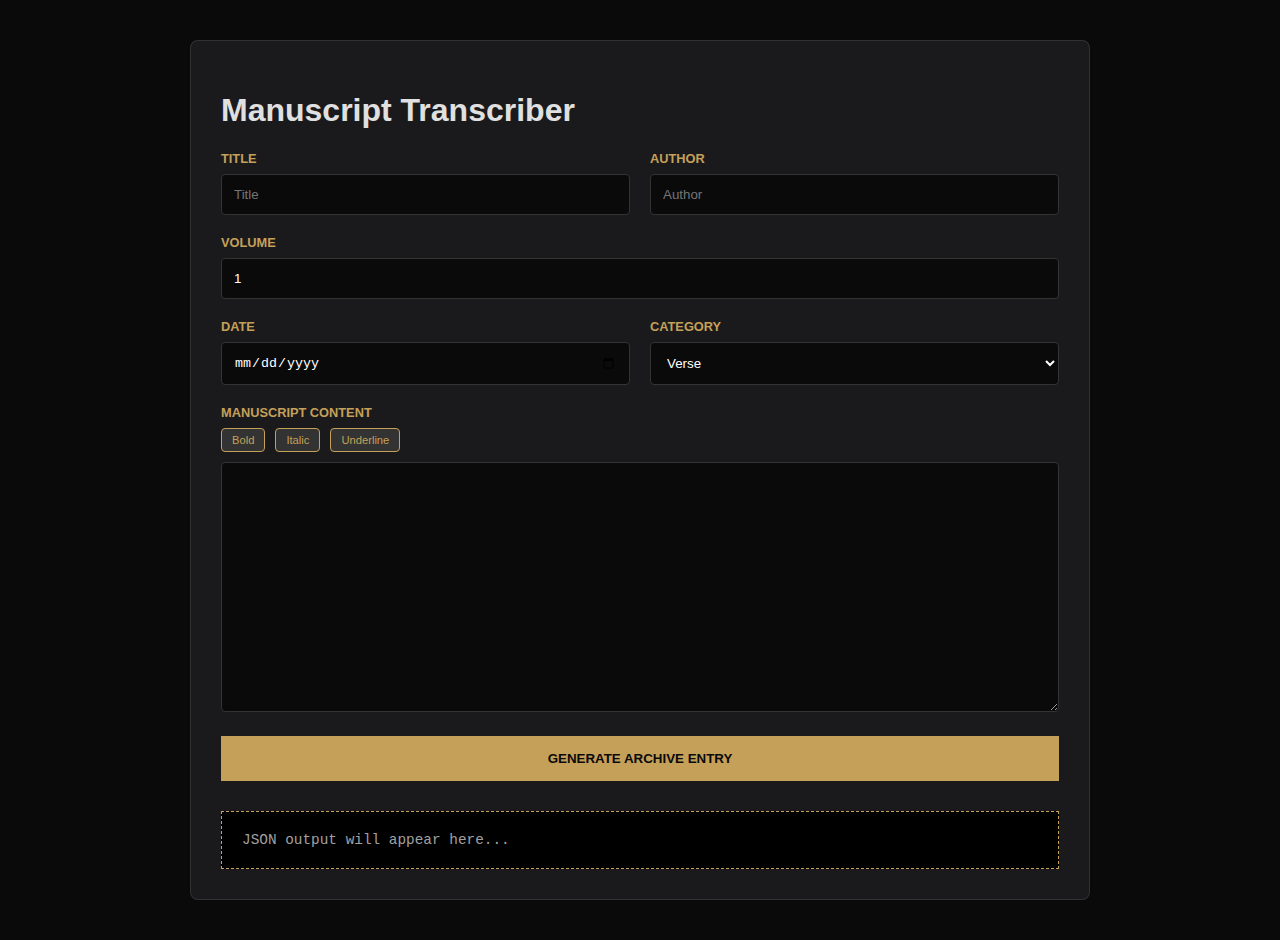
<file: transcribe.html>
<!DOCTYPE html>
<html lang="en">
<head>
    <link rel="icon" type="image/png" href="favicon.png">
    <meta charset="UTF-8">
    <title>Whallop & Co. | Transcriber</title>
    <style>
        body { font-family: 'Inter', sans-serif; padding: 40px; background: #0a0a0b; color: #e0e0e0; max-width: 900px; margin: auto; }
        .card { background: #1a1a1c; padding: 30px; border: 1px solid rgba(255,255,255,0.1); border-radius: 8px; }
        label { display: block; margin-bottom: 8px; font-weight: bold; color: #c5a059; font-size: 0.8rem; text-transform: uppercase; }
        input, select, textarea { 
            width: 100%; background: #0a0a0b; border: 1px solid #333; color: white; 
            padding: 12px; margin-bottom: 20px; box-sizing: border-box; border-radius: 4px;
        }
        textarea { height: 250px; font-family: 'Lora', serif; line-height: 1.6; }
        .controls { display: flex; gap: 10px; margin-bottom: 10px; }
        .tag-btn { background: #333; color: #c5a059; border: 1px solid #c5a059; padding: 5px 10px; cursor: pointer; font-size: 0.7rem; border-radius: 4px; }
        button#main-gen { 
            background: #c5a059; color: #0a0a0b; border: none; padding: 15px 30px; 
            font-weight: bold; cursor: pointer; text-transform: uppercase; width: 100%;
        }
        .output-box { 
            background: #000; padding: 20px; margin-top: 30px; border: 1px dashed #c5a059; 
            white-space: pre-wrap; font-family: monospace; font-size: 0.9rem; color: #a0a0a0;
        }

        @media (max-width: 600px) {
            div[style*="display: flex"] {
                flex-direction: column !important;
                gap: 0 !important;
            }
        }

    </style>
</head>
<body>
    <div class="card">
        <h1>Manuscript Transcriber</h1>
        
        <div style="display: flex; gap: 20px;">
            <div style="flex: 1;"><label>Title</label><input type="text" id="title" placeholder="Title"></div>
            <div style="flex: 1;"><label>Author</label><input type="text" id="author" placeholder="Author"></div>
        </div>

        <div style="flex: 1;">
            <label>Volume</label>
            <input type="number" id="volume" value="1" min="1">
        </div>

        <div style="display: flex; gap: 20px;">
            <div style="flex: 1;"><label>Date</label><input type="date" id="date"></div>
            <div style="flex: 1;">
                <label>Category</label>
                <select id="category">
                    <option value="poetry">Verse</option>
                    <option value="prose">Prose</option>
                    <option value="research">Research</option>
                </select>
            </div>
        </div>

        <label>Manuscript Content</label>
        <div class="controls">
            <button class="tag-btn" onclick="wrapText('b')">Bold</button>
            <button class="tag-btn" onclick="wrapText('i')">Italic</button>
            <button class="tag-btn" onclick="wrapText('u')">Underline</button>
        </div>
        <textarea id="rawInput"></textarea>
        
        <button id="main-gen" onclick="generateJSON()">Generate Archive Entry</button>

        <div id="result" class="output-box">JSON output will appear here...</div>
    </div>

    <script>
        function wrapText(tag) {
            const area = document.getElementById('rawInput');
            const start = area.selectionStart;
            const end = area.selectionEnd;
            const text = area.value;
            area.value = text.substring(0, start) + `<${tag}>` + text.substring(start, end) + `</${tag}>` + text.substring(end);
        }

        function generateJSON() {
            const raw = document.getElementById('rawInput').value;
            const title = document.getElementById('title').value || "Untitled";
            const author = document.getElementById('author').value || "Anonymous";
            const date = document.getElementById('date').value || new Date().toISOString().split('T')[0];
            const category = document.getElementById('category').value;

            // NEW: Replace manual formatting with JSON-safe strings
            const cleanContent = raw
                .replace(/\\/g, "\\\\")
                .replace(/"/g, '\\"')   // Escapes quotes used inside HTML tags like <span class="gold">
                .replace(/\n/g, "\\n")
                .replace(/\r/g, "");

            // Strip HTML for the summary so it doesn't look messy in the preview
            const tempDiv = document.createElement("div");
            tempDiv.innerHTML = raw;
            const plainTextForSummary = tempDiv.textContent || tempDiv.innerText || "";
            const summaryText = plainTextForSummary.substring(0, 120).replace(/"/g, '\\"') + "...";

            const entry = {
                category: category,
                title: title,
                author: author,
                date: date,
                volume: parseInt(document.getElementById('volume').value) || 1, // Dynamic Volume
                summary: summaryText,
                content: cleanContent,
                type: category === 'poetry' ? 'poem' : 'essay'
            };

            document.getElementById('result').textContent = JSON.stringify(entry, null, 2) + ",";
        }
    </script>
</body>
</html>
</file>
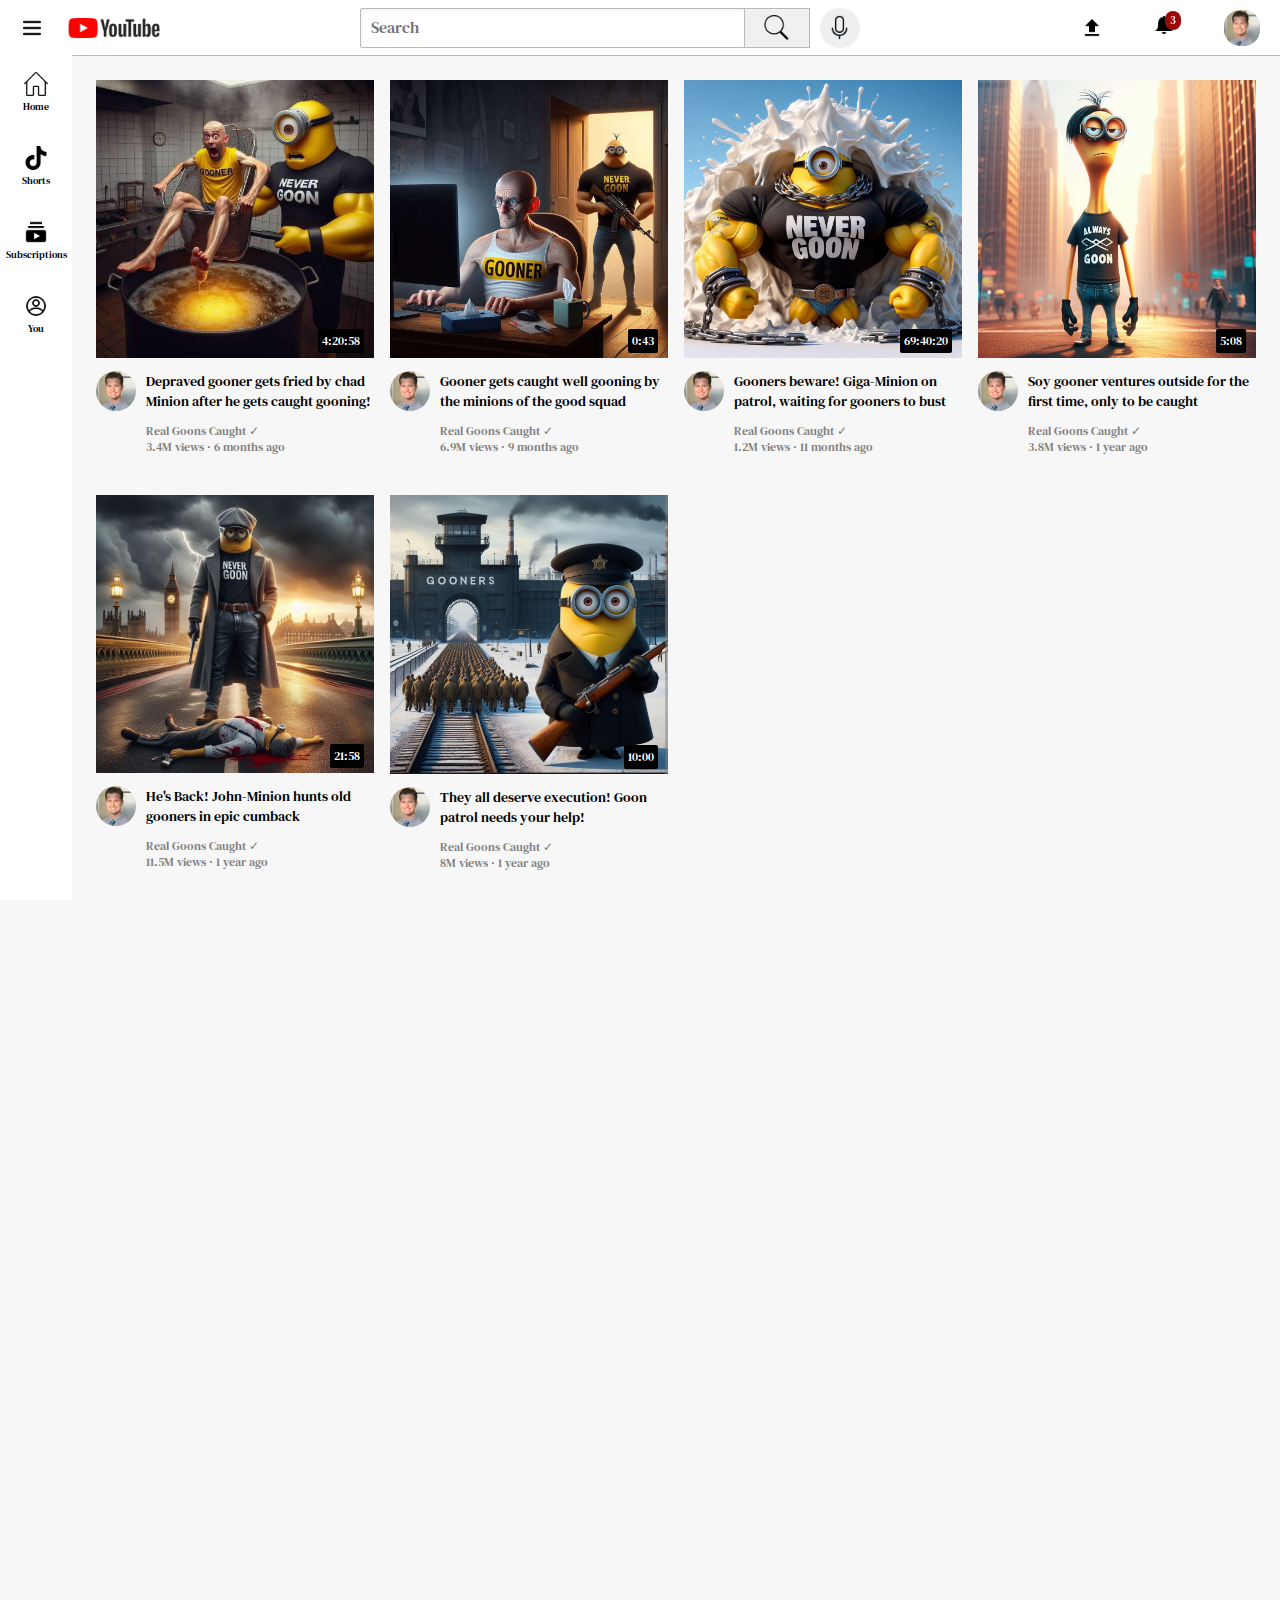
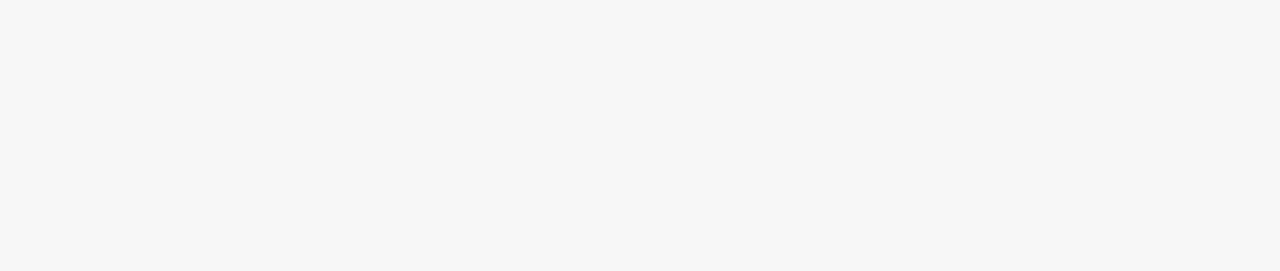
<file: youtube.html>
<!DOCTYPE html>
<html>
    <head>
        <title>Whallop Youtube</title>

        <link rel="preconnect" href="https://fonts.googleapis.com">
        <link rel="preconnect" href="https://fonts.gstatic.com" crossorigin>
        <link href="https://fonts.googleapis.com/css2?family=DM+Serif+Text:ital@0;1&family=Pixelify+Sans:wght@400..700&display=swap" rel="stylesheet">

        <link rel="stylesheet" href="css/general.css">
        <link rel="stylesheet" href="css/header.css">
        <link rel="stylesheet" href="css/video.css">
        <link rel="stylesheet" href="css/sidebar.css">

    </head>

    <body>
        
        <header class="header">

            <div class="left-section">
                <img class="hamburger_button_menu_icon" src="icons/hamburger_button_menu_icon_.png">
                <img class="youtube_logo_icon" src="icons/youtube_logo_icon.png">
            </div>

            <div class="middle-section">

                <input class="search-bar" type="text" placeholder="Search">

                <button class="search-button">
                    <img class="search-icon" src="icons/search.png">
                    <div class="tooltip">Search</div>
                </button>

                <button class="voice-search-button">
                    <img class="voice-icon" src="icons/microphone.png">
                    <div class="tooltip">Search with voice</div>
                </button>

            </div>

            <div class="right-section">
                <div class="upload-icon-container">
                    <img class="upload-icon" src="icons/upload.png">
                    <div class="tooltip">upload</div>
                </div>

                <div class="bell-icon-container">
                    <div class="notifications-icon-container">
                        <img class="bell-icon" src="icons/bell.png">
                        <div class="notifications-count">3</div>
                    </div>
                    <div class="tooltip">notifications</div>
                </div>

                <div class="profile-icon-container">
                    <img class="profile-icon" src="thumbnails/unnamed.jpg">
                    <div class="tooltip">profile</div>

                </div>

            </div>
        
        </header>
        
        <nav class="sidebar">
            <div class="sidebar-link">
                <img class="home-icon" src="icons/home.png">
                <div>Home</div>
            </div>
            <div class="sidebar-link">
                <img class="shorts-icon" src="icons/shorts.png">
                <div>Shorts</div>
            </div>
            <div class="sidebar-link">
                <img class="subscriptions-icon" src="icons/subscriptions.png">
                <div>Subscriptions</div>
            </div>
            <div class="sidebar-link">
                <img class="profile-icon" src="icons/profile.png">
                <div>You</div>
            </div>
            
        </nav>

        <main>
            <div class="video-grid">

            
                <div class="video-preview">
                    <div class="thumbnail-row">
                        <img class="thumbnail" src="thumbnails/841-3843372365.jpg">
                        <div class="video-time">4:20:58</div>
                    </div>
    
                    <div class="video-info-grid">
                        <div class="channel-pic">
                            <img class="profile-pic" src="thumbnails/unnamed.jpg">
                        </div>
    
                        <div class="video-info">
                            <p class="video-title">
                                Depraved gooner gets fried by chad Minion after he gets caught gooning!
                            </p>
            
                            <p class="channel-name">
                                Real Goons Caught &#10003
                            </p>
            
                            <p class="video-stats">
                                3.4M views &#183 6 months ago
                            </p>
                        </div>
                    </div>      
                </div>
    
                <div class="video-preview">
                    <div class="thumbnail-row">
                        <img class="thumbnail" src="thumbnails/57f-3443539190.jpg">
                        <div class="video-time">0:43</div>
                    </div>
                    
                    <div class="video-info-grid">
                        <div class="channel-pic">
                            <image class="profile-pic" src="thumbnails/unnamed.jpg">
                        </div>
    
                        <div class="video-info">
                            <p class="video-title">
                                Gooner gets caught well gooning by the minions of the good squad
                            </p>
                
                            <p class="channel-name">
                                Real Goons Caught &#10003
                            </p>
                
                            <p class="video-stats">
                                6.9M views &#183 9 months ago
                        </div>
    
                        </p>
                    </div>
                </div>
    
                <div class="video-preview">
                    <div class="thumbnail-row">
                        <img class="thumbnail" src="thumbnails/980-1199568156.jpg">
                        <div class="video-time">69:40:20</div>
                    </div>
    
                    <div class="video-info-grid">
                        <div class="channel-pic">
                            <img class="profile-pic" src="thumbnails/unnamed.jpg">
                        </div>
    
                        <div class="video-info">
                            <p class="video-title">
                                Gooners beware! Giga-Minion on patrol, waiting for gooners to bust
                            </p>
            
                            <p class="channel-name">
                                Real Goons Caught &#10003
                            </p>
            
                            <p class="video-stats">
                                1.2M views &#183 11 months ago
                            </p>
                        </div>
                    </div>      
                </div>
    
                <div class="video-preview">
                    <div class="thumbnail-row">
                        <img class="thumbnail" src="thumbnails/9f4-3817433765.jpg">
                        <div class="video-time">5:08</div>
                    </div>
                    
                    <div class="video-info-grid">
                        <div class="channel-pic">
                            <image class="profile-pic" src="thumbnails/unnamed.jpg">
                        </div>
    
                        <div class="video-info">
                            <p class="video-title">
                                Soy gooner ventures outside for the first time, only to be caught
                            </p>
                
                            <p class="channel-name">
                                Real Goons Caught &#10003
                            </p>
                
                            <p class="video-stats">
                                3.8M views &#183 1 year ago
                        </div>
    
                        </p>
                    </div>
                </div>
    
                <div class="video-preview">
                    <div class="thumbnail-row">
                        <img class="thumbnail" src="thumbnails/d76-2358827511.jpg">
                        <div class="video-time">21:58</div>
                    </div>
    
                    <div class="video-info-grid">
                        <div class="channel-pic">
                            <img class="profile-pic" src="thumbnails/unnamed.jpg">
                        </div>
    
                        <div class="video-info">
                            <p class="video-title">
                                He's Back! John-Minion hunts old gooners in epic cumback
                            </p>
            
                            <p class="channel-name">
                                Real Goons Caught &#10003
                            </p>
            
                            <p class="video-stats">
                                11.5M views &#183  1 year ago
                            </p>
                        </div>
                    </div>      
                </div>
    
                <div class="video-preview">
                    <div class="thumbnail-row">
                        <img class="thumbnail" src="thumbnails/never-goon.jpeg">
                        <div class="video-time">10:00</div>
                    </div>
                    
                    <div class="video-info-grid">
                        <div class="channel-pic">
                            <image class="profile-pic" src="thumbnails/unnamed.jpg">
                        </div>
    
                        <div class="video-info">
                            <p class="video-title">
                                They all deserve execution! Goon patrol needs your help!
                            </p>
                
                            <p class="channel-name">
                                Real Goons Caught &#10003
                            </p>
                
                            <p class="video-stats">
                                8M views &#183 1 year ago
                        </div>
    
                        </p>
                    </div>
                </div>
    
            </div>
        </main>
        
    </body>
</html>
</file>
<file: css/style.css>
/* 1. THEME VARIABLES */
:root {
  --bg-color: #0a0a0b;
  --nav-border: rgba(255,255,255,0.1);
  --gold: #c5a059;
  --text-main: #e0e0e0;
  --text-muted: #88888b;
  --title-color: #ffffff;
  --poetry-text: #d1d1d6;
  --btn-text: #ffffff;
}

.light-mode {
  --bg-color: #fcfaf7;
  --nav-border: rgba(0,0,0,0.1);
  --gold: #947434;
  --text-main: #2c2c2e;
  --text-muted: #636366;
  --title-color: #1c1c1e;
  --poetry-text: #3a3a3c;
  --btn-text: #1c1c1e;
}

/* 2. GLOBAL STYLES */
body {
  background-color: var(--bg-color);
  color: var(--text-main);
  font-family: 'Lora', serif;
  margin: 0;
  line-height: 1.8;
  transition: background-color 0.5s ease, color 0.5s ease;
  -webkit-font-smoothing: antialiased;
}

/* 3. NAVIGATION */
nav {
  display: flex;
  justify-content: space-between;
  align-items: center;
  padding: 30px 10%;
  border-bottom: 1px solid var(--nav-border);
  position: sticky;
  top: 0;
  background-color: var(--bg-color); 
  z-index: 1000;
  transition: background-color 0.5s ease;
}

.logo {
  font-family: 'Playfair Display', serif;
  font-size: 1.5rem;
  color: var(--gold);
  text-decoration: none;
  letter-spacing: 1px;
}

.nav-links a {
  color: var(--text-muted);
  text-decoration: none;
  margin-left: 30px;
  font-family: 'Inter', sans-serif;
  font-size: 0.9rem;
  transition: 0.3s;
}

.nav-links a:hover { color: var(--title-color); }

#theme-toggle {
  background: none;
  border: 1px solid var(--gold);
  color: var(--gold);
  padding: 8px 12px;
  font-family: 'Inter', sans-serif;
  font-size: 0.7rem;
  text-transform: uppercase;
  letter-spacing: 1px;
  cursor: pointer;
  margin-left: 30px;
  transition: 0.3s;
}

#theme-toggle:hover { background-color: var(--gold); color: var(--bg-color); }

/* 4. HERO & FEED */
.hero { text-align: center; padding: 100px 20px; max-width: 900px; margin: 0 auto; }
.hero h1 { font-family: 'Playfair Display', serif; font-size: 4rem; margin: 0; color: var(--title-color); }
.hero-byline { color: var(--text-muted); font-size: 1.2rem; margin-top: 20px; font-family: 'Inter', sans-serif; }

.author-link {
  color: var(--text-main);
  text-decoration: none;
  border-bottom: 1px solid transparent;
  transition: all 0.4s ease;
}

.author-link:hover { color: var(--gold); border-bottom: 1px solid var(--gold); }

.feed { max-width: 700px; margin: 0 auto 100px auto; padding: 0 20px; }
.metadata { font-family: 'Inter', sans-serif; text-transform: uppercase; letter-spacing: 2px; font-size: 0.75rem; color: var(--gold); margin-bottom: 15px; display: block; }

h2 { font-family: 'Playfair Display', serif; font-size: 2.2rem; margin-bottom: 15px; color: var(--title-color); }
.byline { font-family: 'Inter', sans-serif; font-size: 0.9rem; color: var(--text-muted); margin-bottom: 25px; }

.poetry-block {
  white-space: pre-line;
  font-style: italic;
  font-size: 1.2rem;
  color: var(--poetry-text);
  border-left: 1px solid var(--gold);
  padding-left: 30px;
  margin: 40px 0;
}

.btn-read {
  display: inline-block;
  padding: 12px 0;
  color: var(--btn-text);
  text-decoration: none;
  font-family: 'Inter', sans-serif;
  font-size: 0.9rem;
  border-bottom: 1px solid var(--gold);
  transition: 0.3s;
}

/* 5. SECTIONS & FOOTER */
.section-divider {
  text-align: center;
  margin: 80px 0 40px 0;
  padding-bottom: 10px;
  border-bottom: 1px solid var(--nav-border);
}

.section-divider h2 {
  font-family: 'Inter', sans-serif;
  font-size: 0.8rem;
  text-transform: uppercase;
  letter-spacing: 5px;
  color: var(--gold);
}

footer {
  border-top: 1px solid var(--nav-border);
  padding: 60px 10%;
  margin-top: 100px;
  display: flex;
  justify-content: space-between;
  align-items: center;
  font-family: 'Inter', sans-serif;
}

.footer-left { color: var(--text-muted); font-size: 0.8rem; letter-spacing: 1px; }
.footer-right a { color: var(--text-muted); text-decoration: none; font-size: 0.8rem; margin-left: 25px; transition: 0.3s; }
.footer-right a:hover { color: var(--gold); }

.essay-body {
  font-size: 1.15rem;
  color: var(--text-main);
  white-space: pre-line; /* Keeps your paragraph breaks intact */
  margin-top: 30px;
}

/* THE LENS SYSTEM ANIMATIONS */
.category-section, .article-preview {
  transition: opacity 0.5s ease, transform 0.5s ease, max-height 0.5s ease;
  opacity: 1;
  max-height: 5000px; 
}

/* Single class to handle all hidden states */
.hidden-element {
  opacity: 0 !important;
  max-height: 0 !important;
  margin: 0 !important;
  padding: 0 !important;
  transform: translateY(10px);
  pointer-events: none;
  overflow: hidden;
  border: none !important;
}

/* Individual article animation for filtering */
.article-preview {
  margin-bottom: 60px; /* Adjust this number until the spacing feels right */
  padding-bottom: 20px;
  border-bottom: 1px solid rgba(184, 134, 11, 0.2); /* Optional: A very subtle gold divider */
  transition: opacity 0.5s ease, transform 0.5s ease, margin 0.5s ease;
  opacity: 1;
  transform: scale(1);
}

.article-preview.hidden {
  opacity: 0;
  transform: scale(0.95);
  display: none; /* This removes the space it takes up */
}

.hidden-element {
  display: none !important;
  opacity: 0;
}

/* Ensure the article page handles long text well */
.essay-body {
  white-space: pre-line;
  font-size: 1.1rem;
  line-height: 1.8;
  margin-top: 20px;
}

/* Prevent the PDF from being affected by dark mode filters */
embed, iframe, object {
    filter: none !important;
    background-color: white; /* Ensures the background stays visible */
}

.pdf-container {
    width: 100%;
    height: 85vh; /* Makes the document the hero of the page */
    margin: 40px 0;
    border: 1px solid var(--nav-border);
    background-color: var(--bg-color);
    box-shadow: 0 10px 30px rgba(0,0,0,0.1); /* Adds depth to the frame */
}

.pdf-container iframe {
    border: none; /* Removes the ugly default browser border */
    display: block;
    background-color: white;
}

.pdf-fallback-link {
    text-align: center;
    margin-top: 20px;
    font-size: 0.9rem;
    color: var(--text-muted);
}


/* Styling for Active Nav Links */
.nav-links a.active {
    border-bottom: 2px solid var(--gold);
    color: var(--gold);
}

.manuscript-section {
    max-width: 800px;
    margin: 100px auto; /* Centers the content and adds vertical space */
    line-height: 1.8;
}

.contact-item a {
    font-size: 1.2rem;
    letter-spacing: 1px;
}

.submission-form {
    display: flex;
    flex-direction: column;
    gap: 20px;
    max-width: 600px;
    margin: 30px auto;
}

.form-group {
    display: flex;
    gap: 20px;
}

.submission-form input, 
.submission-form textarea, 
.submission-form select {
    width: 100%;
    background: transparent;
    border: none;
    border-bottom: 1px solid rgba(184, 134, 11, 0.4);
    color: inherit;
    font-family: 'Lora', serif;
    padding: 10px;
    outline: none;
}

/* Midnight Mode specific tweaks for form */
.midnight-mode .submission-form input::placeholder {
    color: rgba(255, 255, 255, 0.4);
}

.load-more-btn {
  display: block;
  margin: 40px auto;
  background: none;
  border: 1px solid var(--gold);
  color: var(--gold);
  padding: 10px 25px;
  font-family: 'Inter', sans-serif;
  font-size: 0.8rem;
  text-transform: uppercase;
  letter-spacing: 2px;
  cursor: pointer;
  transition: all 0.3s ease;
}

.load-more-btn:hover {
  background-color: var(--gold);
  color: var(--bg-color);
}

/* --- REFINED MOBILE BEAUTIFICATION --- */
@media (max-width: 768px) {
    /* 1. Navigation: Center everything and force rows */
    nav {
        flex-direction: column !important;
        padding: 20px 0;
        height: auto;
        text-align: center;
    }

    .logo {
        margin-bottom: 20px;
        width: 100%;
        display: block;
    }

    .nav-links {
        width: 100%;
        margin: 0;
        display: flex;
        flex-wrap: wrap;
        justify-content: center;
        gap: 15px;
    }

    .nav-links a {
        margin: 0 !important; /* Force desktop margins out */
    }

    /* 2. Search Bar: Ensure it occupies its own line */
    .search-container {
        width: 100%;
        display: block;
        margin: 20px auto !important;
        box-sizing: border-box;
    }

    #archiveSearch {
        width: 100% !important;
    }

    /* 3. Hero & Content Scaling */
    .hero h1 {
        font-size: 2.2rem;
    }

    /* 4. Contact Page: Alignment Fix for 'Support Here' */
    .contact-methods {
        width: 100%;
        display: flex;
        flex-direction: column;
        align-items: center; /* Centers all children */
    }

    .contact-item {
        width: 100%;
        text-align: center; /* Ensures text like 'Buy us a Coffee' is centered */
    }

    .contact-item div[style*="display: flex"] {
        flex-direction: column !important;
        align-items: center;
    }

    /* Fix for the 'Support Here' button specific centering */
    .contact-item p {
        display: flex;
        justify-content: center;
        width: 100%;
    }

    .contact-item .btn-read {
        width: 85% !important;
        max-width: 300px;
        margin: 10px auto;
        text-align: center;
    }
}
</file>
<file: css/general.css>
p{
    font-family: DM Serif Text;
    margin-top: 0;
    margin-bottom: 0;
}

body{
    font-family: DM Serif Text;
    margin: 0;
    padding-top: 80px;
    padding-bottom: 1000px;
    padding-left: 96px;
    padding-right: 24px;
    background-color: rgb(247, 247, 247);
}
</file>
<file: css/header.css>
.header{
    height: 55px;
    display: flex;
    flex-direction: row;
    justify-content: space-between;
    position: fixed;
    top: 0;
    left: 0;
    right: 0;

    background-color: white;
    border-bottom-width: 1px;
    border-bottom-style: solid;
    border-bottom-color: rgb(185, 185, 185);
    z-index: 2;
}

.left-section{
    display: flex;
    align-items: center;
}

.hamburger_button_menu_icon{
    height: 24px;
    margin-left: 20px;
    margin-right: 20px;
}

.hamburger_button_menu_icon:hover{
    cursor: pointer;
}

.youtube_logo_icon{
    height: 50px;
}

.youtube_logo_icon:hover{
    cursor: pointer;
}

.middle-section{
    flex: 1;
    margin-left: 70px;
    margin-right: 35px;
    max-width: 500px;
    display: flex;
    align-items: center;
}

.search-bar::placeholder{
    font-family: DM Serif Text;
    font-size: 16px;
}

.search-bar{
    flex: 1;
    height: 36px;
    padding-left: 10px;
    font-size: 16px;
    border: 1px solid rgb(185, 185, 185);
    border-radius: 2px;
    box-shadow: inset 1px 2px 3px rgba(0,0,0,0.05);
    width: 0;
}

.search-button{
    height: 40px;
    width: 66px;
    background-color: rgb(240, 240, 240);
    border-width: 1px;
    border-style: solid;
    border-color: rgb(185, 185, 185);
    margin-left: -1px;
    margin-right: 10px;

}

.search-button,
.voice-search-button,
.upload-icon-container,
.bell-icon-container,
.profile-icon-container{
    display:flex;
    justify-content: center;
    align-items: center;
    position: relative;
    cursor: pointer;
}

.search-button .tooltip,
.voice-search-button .tooltip,
.upload-icon-container .tooltip,
.bell-icon-container .tooltip,
.profile-icon-container .tooltip{
    font-family: DM Serif Text;
    position: absolute;
    background-color: gray;
    color: white;
    padding-top: 4px;
    padding-left: 8px;
    padding-right: 8px;
    padding-bottom: 4px;
    border-radius: 2px;
    font-size: 12px;
    bottom: -30px;
    opacity: 0;
    transition: opacity 0.15s;
    pointer-events: none;
    white-space: nowrap;
}

.search-button:hover .tooltip,
.voice-search-button:hover .tooltip,
.upload-icon-container:hover .tooltip,
.bell-icon-container:hover .tooltip,
.profile-icon-container:hover .tooltip{
    opacity: 1;
}

.search-icon{
    height: 25px;
}


.voice-search-button{
    height: 40px;
    width: 40px;
    border-radius: 20px;
    border: none;
}

.voice-icon{
    height: 25px;
}

.right-section{
    margin-left: 60px;
    margin-right: 20px;
    width: 180px;
    display: flex;
    align-items: center;
    justify-content: space-between;
    flex-shrink: 0;
}

.upload-icon{
    height: 24px;
}

.bell-icon{
    height: 24px;
}

.notifications-icon-container{
    position:relative;
}

.notifications-count{
    position: absolute;
    top: -2px;
    right: -5px;
    background-color: rgb(156, 7, 7);
    color: white;
    font-family: DM Serif Text;
    font-size: 11px;
    padding-left: 5px;
    padding-right: 5px;
    padding-top: 2px;
    padding-bottom: 2px;
    border-radius: 10px;
}

.profile-icon{
    height: 36px;
    border-radius: 16px;
}
</file>
<file: css/video.css>
.thumbnail-row{
    margin-bottom: 8px;
    position: relative;
}

.thumbnail{
    width: 100%;
}

.video-title{
    margin-top: 0;
    font-size: 14px;
    font-weight: 500;
    line-height: 20px;
    margin-bottom: 12px;
}

.video-info-grid{
   display: grid;
   grid-template-columns: 50px 1fr; 
}

.profile-pic{
    width: 40px;
    border-radius: 60px;
}

.channel-name{
    font-size: 12px;
    color: gray;
    margin-top: 12px;
}

.video-stats{
    font-size: 12px;
    color: gray;
}

.video-grid{
    display: grid;
    grid-template-columns: 1fr 1fr 1fr;
    column-gap: 16px;
    row-gap: 40px;
}

@media (max-width: 750px){
    .video-grid{
        grid-template-columns: 1fr 1fr;
    }
}

@media (min-width:751px) and (max-width:999px){
    .video-grid{
        grid-template-columns: 1fr 1fr 1fr;
    }
}

@media (min-width: 1000px){
    .video-grid{
        grid-template-columns: 1fr 1fr 1fr 1fr;
    }
}

.video-time{
    font-size: 12px;
    font-weight: 500px;
    padding: 4px;
    border-radius: 2px;
    background-color: black;
    color: white;
    position:absolute;
    bottom: 10px;
    right: 10px;
}
</file>
<file: css/sidebar.css>
.sidebar{
    position: fixed;
    left: 0; 
    bottom: 0; 
    top: 55px; 
    width: 72px;
    background-color: white;
    z-index: 2;
}

.sidebar-link{
    height: 74px;
    display: flex;
    flex-direction: column;
    justify-content: center;
    align-items: center;
}

.sidebar-link:hover{
    background-color: rgb(230, 230, 230);
    cursor: pointer;
}

.sidebar-link img{
    height: 24px;
    margin-bottom: 4px;
}

.sidebar-link div{
    font-family: DM Serif Text;
    font-size: 10px;
}
</file>
